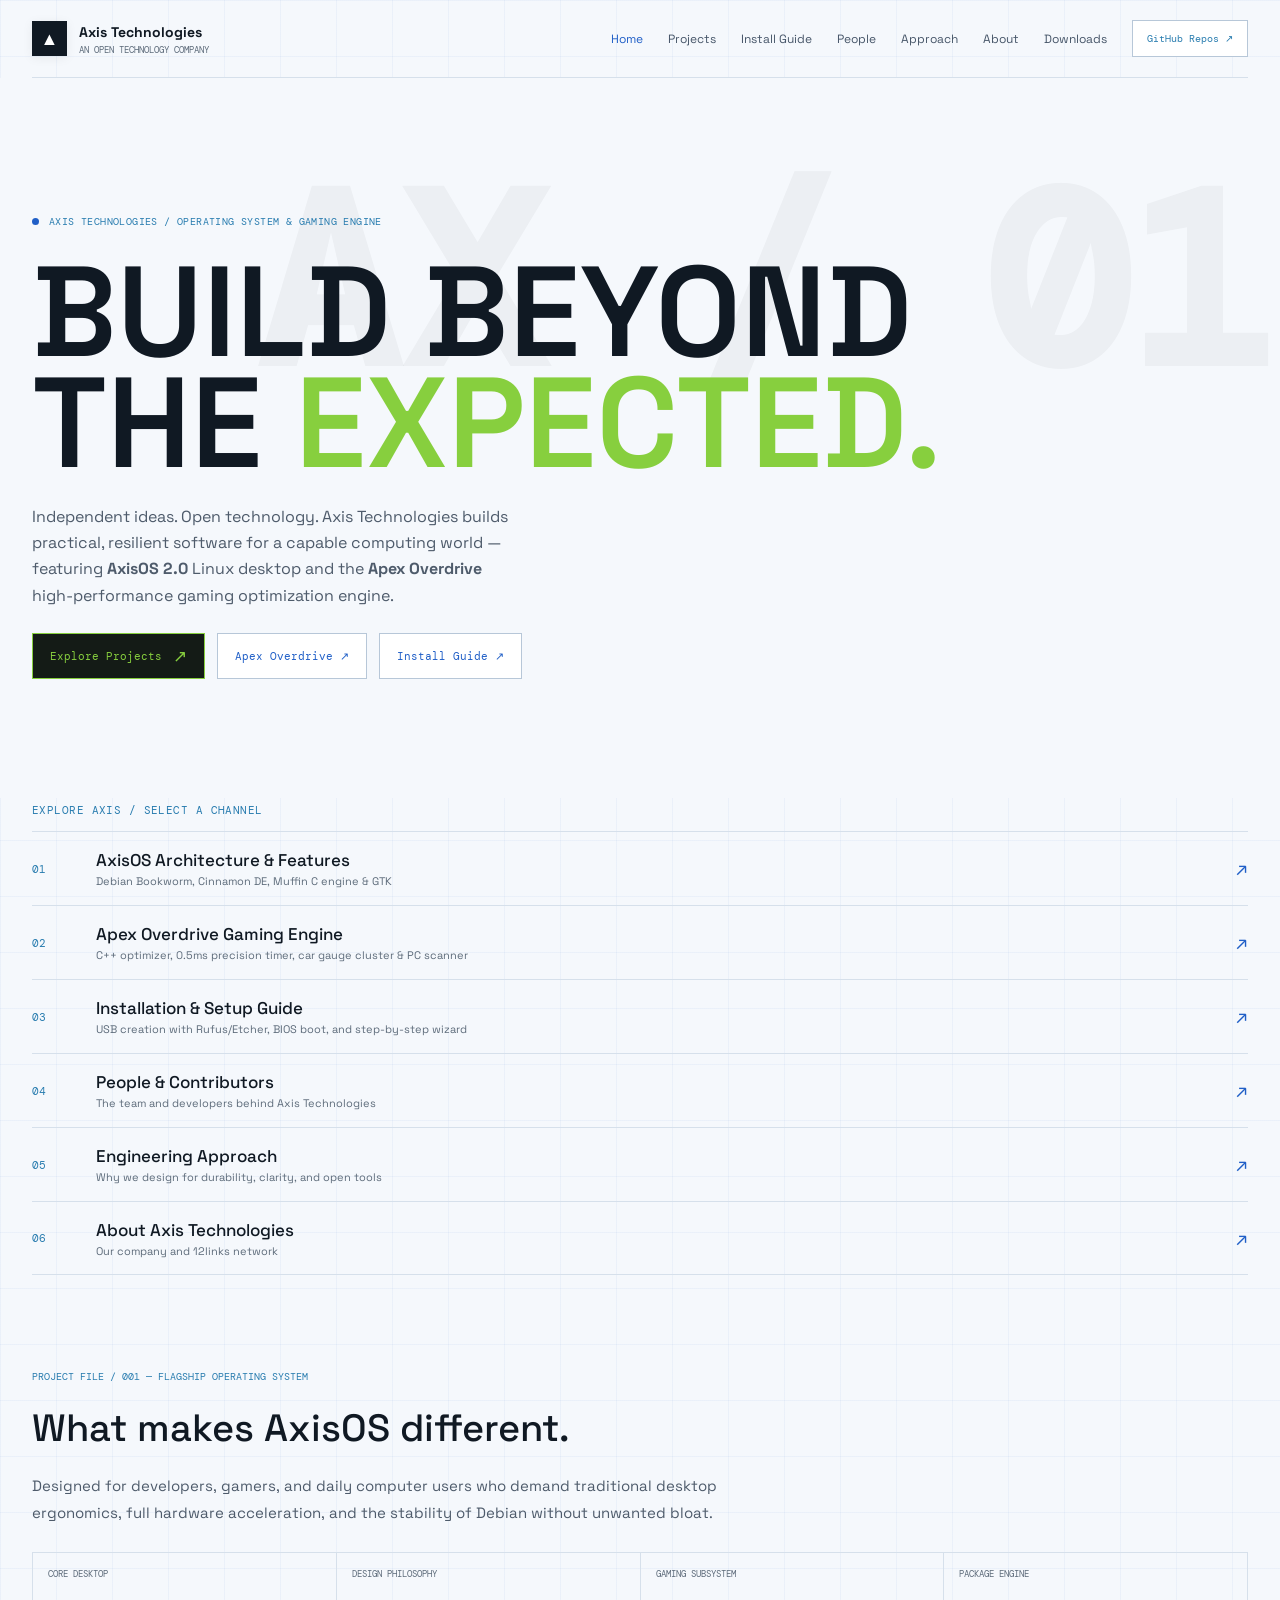
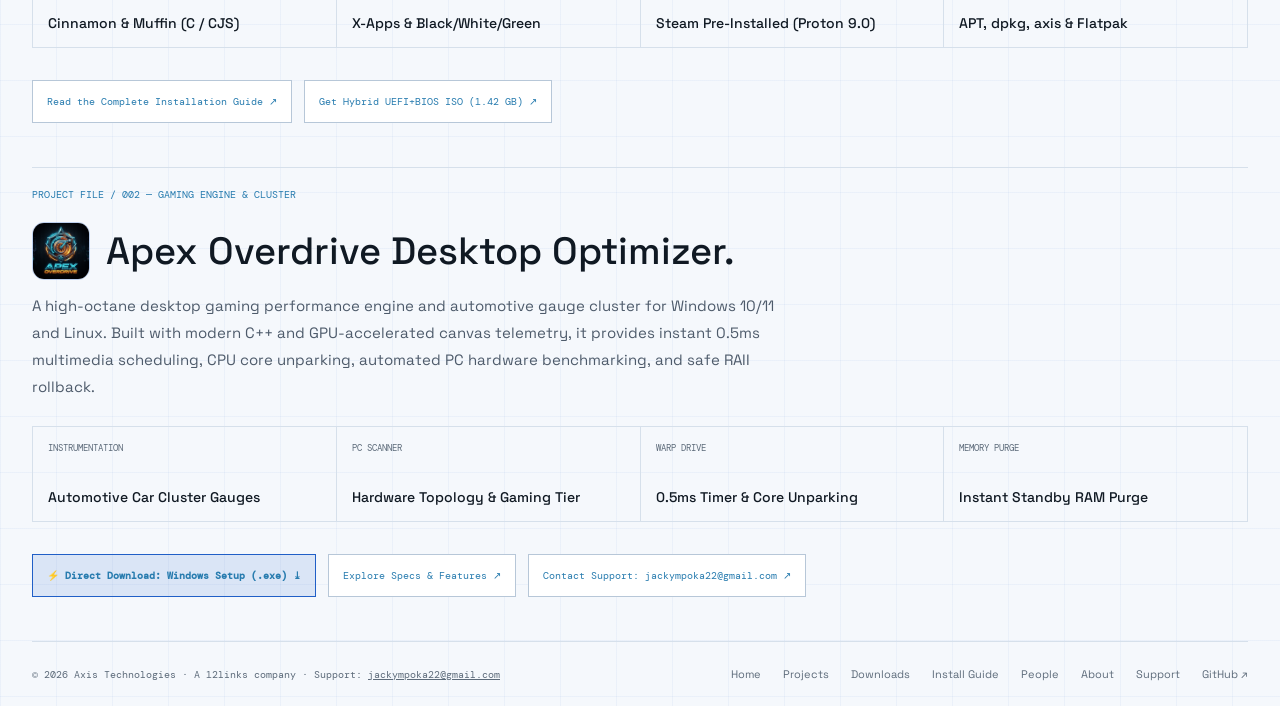
<file: index.html>
<!doctype html>
<html lang="en">
  <head>
    <meta charset="utf-8" />
    <meta name="viewport" content="width=device-width, initial-scale=1" />
    <meta name="theme-color" content="#f5f8fc" />
    <meta name="description" content="Axis Technologies builds open technology. Discover AxisOS, our Debian-based Linux operating system." />
    <title>Axis Technologies — Systems for what comes next</title>
    <link rel="preconnect" href="https://fonts.googleapis.com" />
    <link rel="preconnect" href="https://fonts.gstatic.com" crossorigin />
    <link href="https://fonts.googleapis.com/css2?family=DM+Mono:wght@400;500&family=Space+Grotesk:wght@400;500;600;700&display=swap" rel="stylesheet" />
    <style>
      :root {
        color-scheme: light;
        --paper: #f5f8fc;
        --ink: #101923;
        --muted: #5d6b7a;
        --line: #d6e0eb;
        --blue: #205fc7;
        --orange: #438fc5;
        --mono: "DM Mono", monospace;
        --sans: "Space Grotesk", sans-serif;
      }

      * { box-sizing: border-box; }
      html { scroll-behavior: smooth; }
      body {
        margin: 0;
        background: var(--paper);
        color: var(--ink);
        font-family: var(--sans);
        -webkit-font-smoothing: antialiased;
      }
      a { color: inherit; }
      .wrap { width: min(1240px, calc(100% - 64px)); margin-inline: auto; }
      .mono { font-family: var(--mono); font-size: 11px; letter-spacing: .02em; }

      .header {
        height: 78px;
        display: flex;
        align-items: center;
        justify-content: space-between;
        border-bottom: 1px solid var(--line);
      }
      .brand { display: inline-flex; align-items: center; gap: 12px; text-decoration: none; }
      .brand-mark {
        width: 34px;
        aspect-ratio: 1;
        display: grid;
        place-items: center;
        background: var(--ink);
        color: var(--blue);
        font-size: 19px;
        font-weight: 700;
        line-height: 1;
      }
      .brand-name { font-size: 14px; font-weight: 700; }
      .brand-sub { display: block; margin-top: 2px; color: var(--muted); font: 9px var(--mono); }
      .nav { display: flex; align-items: center; gap: 34px; }
      .nav a { font-size: 13px; text-decoration: none; }
      .nav a:hover { text-decoration: underline; text-underline-offset: 5px; }
      .nav .nav-cta {
        padding: 11px 15px;
        background: var(--ink);
        color: white;
        text-decoration: none;
        transition: background .2s ease, color .2s ease;
      }
      .nav .nav-cta:hover { background: var(--blue); color: #ffffff; }
      .menu-toggle { display: none; }

      .hero { padding: 61px 0 56px; }
      .eyebrow { display: flex; align-items: center; gap: 10px; color: var(--muted); }
      .eyebrow::before { content: ""; width: 7px; height: 7px; background: var(--orange); border-radius: 50%; }
      .hero h1 {
        position: relative;
        z-index: 1;
        max-width: 900px;
        margin: 27px 0 24px;
        font-size: clamp(54px, 8.2vw, 112px);
        line-height: .94;
        letter-spacing: 0;
        font-weight: 600;
      }
      .hero h1 span { color: #727c31; }
      .hero-intro { max-width: 470px; margin: 0; color: #4f5953; font-size: 17px; line-height: 1.6; }
      .hero-actions { display: flex; flex-wrap: wrap; gap: 12px; margin-top: 26px; }
      .button {
        min-height: 46px;
        display: inline-flex;
        align-items: center;
        justify-content: center;
        gap: 11px;
        padding: 0 17px;
        border: 1px solid var(--ink);
        background: var(--ink);
        color: white;
        font-size: 13px;
        text-decoration: none;
        transition: transform .2s ease, background .2s ease, color .2s ease;
      }
      .button:hover { transform: translateY(-2px); background: var(--blue); color: #ffffff; }
      .button.secondary { background: transparent; color: var(--ink); }
      .button.secondary:hover { background: var(--ink); color: white; }
      .button .arrow { font-size: 17px; line-height: 1; }

      .desktop-stage {
        position: relative;
        min-height: 398px;
        overflow: hidden;
        display: flex;
        align-items: flex-end;
        justify-content: flex-end;
        margin-top: 48px;
        padding: 27px 7% 0;
        background: #182320;
        color: white;
      }
      .stage-grid {
        position: absolute;
        inset: 0;
        opacity: .13;
        background-image: linear-gradient(#b2c2ae 1px, transparent 1px), linear-gradient(90deg, #b2c2ae 1px, transparent 1px);
        background-size: 42px 42px;
        mask-image: linear-gradient(90deg, transparent, black 55%);
      }
      .stage-note { position: absolute; top: 31px; left: 34px; z-index: 1; }
      .stage-note .mono { color: #c1ca9d; }
      .stage-note p { max-width: 220px; margin: 15px 0 0; font-size: 15px; line-height: 1.45; }
      .stage-index { position: absolute; left: 34px; bottom: 27px; color: #a0aaa2; }
      .desktop {
        position: relative;
        width: min(720px, 76%);
        height: 315px;
        flex: none;
        overflow: hidden;
        border: 1px solid #9ba8a0;
        border-bottom: 0;
        background: linear-gradient(135deg, #7494a1, #d1a785 53%, #d8d178);
        box-shadow: 0 16px 50px #0007;
        animation: rise-in .8s .12s both cubic-bezier(.2,.7,.2,1);
      }
      .desktop-wallpaper {
        position: absolute;
        width: 78%;
        height: 145%;
        right: -10%;
        top: -32%;
        transform: rotate(32deg);
        background: linear-gradient(90deg, #d9edc4, #f1c2a2 44%, #687f88);
        border-radius: 50%;
        filter: blur(1px);
      }
      .desktop-bar {
        position: absolute;
        z-index: 2;
        top: 0;
        inset-inline: 0;
        height: 26px;
        display: flex;
        justify-content: space-between;
        align-items: center;
        padding: 0 11px;
        color: #fff;
        background: #151d22b8;
        font: 9px var(--mono);
      }
      .desktop-logo { font-family: var(--sans); font-weight: 700; }
      .dock {
        position: absolute;
        z-index: 2;
        bottom: 10px;
        left: 50%;
        display: flex;
        gap: 6px;
        padding: 6px;
        transform: translateX(-50%);
        background: #162021a8;
        border: 1px solid #ffffff59;
        backdrop-filter: blur(12px);
      }
      .dock span { width: 28px; aspect-ratio: 1; display: grid; place-items: center; background: #f0f0e9; color: #27302c; font-size: 12px; }
      .dock span:nth-child(2) { background: #d8f06b; }
      .dock span:nth-child(3) { background: #e4a274; }
      .dock span:nth-child(4) { background: #c8dce8; }
      .os-window {
        position: absolute;
        z-index: 1;
        top: 78px;
        left: 13%;
        width: 47%;
        min-width: 210px;
        height: 156px;
        overflow: hidden;
        background: #f4f4efed;
        color: var(--ink);
        box-shadow: 0 9px 25px #161b1c59;
        animation: float-in .7s .5s both ease-out;
      }
      .window-bar { height: 24px; display: flex; align-items: center; gap: 4px; padding: 0 9px; background: #e6e7df; }
      .window-bar i { width: 6px; aspect-ratio: 1; border-radius: 50%; background: #b2b6aa; }
      .window-bar i:first-child { background: var(--orange); }
      .window-title { margin-left: 6px; font: 8px var(--mono); }
      .window-content { display: grid; grid-template-columns: 55px 1fr; height: calc(100% - 24px); }
      .window-side { padding: 12px 7px; background: #eceee8; }
      .window-side b { display: block; height: 4px; margin: 0 0 9px; background: #c8cdc0; }
      .window-files { padding: 15px 13px; }
      .window-files p { margin: 0 0 12px; font-size: 10px; font-weight: 700; }
      .file-row { display: flex; align-items: center; gap: 7px; margin-top: 7px; font: 8px var(--mono); color: #58615a; }
      .file-icon { width: 15px; height: 13px; background: #d5e495; }
      .file-row:nth-child(3) .file-icon { background: #efba9b; }
      .file-row:nth-child(4) .file-icon { background: #a9c5d3; }

      .section { padding: 99px 0; border-bottom: 1px solid var(--line); }
      .section-kicker { margin: 0 0 25px; color: var(--muted); }
      .section-heading { max-width: 740px; margin: 0; font-size: clamp(36px, 5vw, 60px); line-height: 1.02; font-weight: 500; }
      .project-row {
        display: grid;
        grid-template-columns: 1fr 1fr;
        gap: 56px;
        align-items: center;
        padding: 39px 0 36px;
        border-top: 1px solid var(--line);
        margin-top: 37px;
      }
      .project-label { display: flex; align-items: center; gap: 12px; color: var(--muted); }
      .project-label span { padding: 5px 8px; background: #e4e9c2; color: #414d1e; }
      .project-title { margin: 16px 0 13px; font-size: clamp(35px, 5vw, 56px); line-height: 1; font-weight: 600; }
      .project-copy { max-width: 480px; margin: 0; color: #555f59; font-size: 16px; line-height: 1.7; }
      .project-links { display: flex; flex-wrap: wrap; gap: 21px; margin-top: 22px; }
      .text-link { display: inline-flex; gap: 8px; align-items: center; font-size: 13px; text-decoration-thickness: 1px; text-underline-offset: 5px; }
      .text-link:hover { color: #586523; }
      .specimen {
        min-height: 220px;
        display: flex;
        flex-direction: column;
        justify-content: space-between;
        padding: 23px;
        background: var(--blue);
      }
      .specimen-top, .specimen-bottom { display: flex; justify-content: space-between; align-items: center; }
      .specimen-glyph { display: grid; width: 68px; aspect-ratio: 1; place-items: center; background: var(--ink); color: var(--blue); font-size: 39px; font-weight: 600; }
      .specimen-name { font-size: 24px; font-weight: 600; }
      .specimen-bottom { margin-top: 28px; padding-top: 12px; border-top: 1px solid #28321b51; color: #364020; }

      .principles { display: grid; grid-template-columns: repeat(3, 1fr); margin-top: 49px; border-top: 1px solid var(--line); }
      .principle { min-height: 190px; padding: 23px 24px 0 0; border-right: 1px solid var(--line); }
      .principle + .principle { padding-left: 24px; }
      .principle:last-child { border-right: 0; }
      .principle-num { color: #8b9388; }
      .principle h3 { margin: 31px 0 9px; font-size: 20px; font-weight: 600; }
      .principle p { max-width: 270px; margin: 0; color: var(--muted); font-size: 14px; line-height: 1.6; }

      .people-intro { max-width: 520px; margin: 18px 0 35px; color: var(--muted); font-size: 15px; line-height: 1.65; }
      .person-row { display: flex; align-items: center; gap: 20px; padding: 23px 0; border-top: 1px solid var(--line); border-bottom: 1px solid var(--line); }
      .person-avatar { width: 76px; height: 76px; flex: none; object-fit: cover; border-radius: 50%; background: #dfe3d3; }
      .person-details { flex: 1; }
      .person-name { margin: 0; font-size: 22px; font-weight: 600; }
      .person-handle { display: inline-block; margin-top: 4px; color: var(--muted); font: 12px var(--mono); text-decoration: none; }
      .person-handle:hover { color: var(--ink); text-decoration: underline; }
      .person-role { margin: 7px 0 0; color: var(--muted); font-size: 13px; }
      .people-note { margin: 15px 0 0; color: var(--muted); font-size: 12px; line-height: 1.6; }
      .people-note a { text-underline-offset: 3px; }

      .about-band { padding: 82px 0; background: var(--ink); color: var(--paper); }
      .about-inner { display: grid; grid-template-columns: .8fr 1.2fr; gap: 60px; align-items: start; }
      .about-inner .section-kicker { color: #b6c284; }
      .about-inner h2 { margin: 0; font-size: clamp(38px, 5vw, 62px); line-height: 1; font-weight: 500; }
      .about-copy { max-width: 530px; margin: 9px 0 0; color: #c1c8c0; font-size: 17px; line-height: 1.7; }
      .parent-link { display: inline-flex; align-items: center; gap: 9px; margin-top: 22px; color: var(--blue); font-size: 13px; text-decoration-thickness: 1px; text-underline-offset: 5px; }

      .footer { padding: 28px 0; }
      .footer-inner { display: flex; align-items: center; justify-content: space-between; gap: 20px; }
      .footer p { margin: 0; color: var(--muted); font-size: 12px; }
      .footer-links { display: flex; gap: 21px; }
      .footer-links a { color: var(--muted); font-size: 12px; text-decoration: none; }
      .footer-links a:hover { color: var(--ink); }

      .reveal { opacity: 0; transform: translateY(18px); transition: opacity .65s ease, transform .65s ease; }
      .reveal.visible { opacity: 1; transform: translateY(0); }
      @keyframes rise-in { from { opacity: 0; transform: translateY(25px); } to { opacity: 1; transform: translateY(0); } }
      @keyframes float-in { from { opacity: 0; transform: translateY(12px) rotate(-1deg); } to { opacity: 1; transform: translateY(0) rotate(0); } }

      @media (prefers-reduced-motion: reduce) {
        *, *::before, *::after { scroll-behavior: auto !important; animation-duration: .01ms !important; transition-duration: .01ms !important; }
        .reveal { opacity: 1; transform: none; }
      }
      @media (max-width: 700px) {
        .wrap { width: min(100% - 38px, 540px); }
        .header { height: 68px; }
        .menu-toggle {
          width: 42px;
          height: 42px;
          display: grid;
          place-items: center;
          border: 1px solid var(--line);
          background: transparent;
          color: var(--ink);
          font: 19px var(--sans);
          cursor: pointer;
        }
        .nav {
          position: absolute;
          z-index: 5;
          top: 67px;
          left: 0;
          right: 0;
          display: none;
          align-items: stretch;
          gap: 0;
          padding: 10px 19px 18px;
          background: var(--paper);
          border-bottom: 1px solid var(--line);
        }
        .nav.open { display: flex; flex-direction: column; }
        .nav a { padding: 14px 0; border-bottom: 1px solid var(--line); }
        .nav .nav-cta { margin-top: 11px; padding: 13px 14px; text-align: center; border: 0; }
        .hero { padding: 47px 0 42px; }
        .hero h1 { margin: 25px 0 19px; font-size: clamp(49px, 15vw, 76px); }
        .hero-intro { font-size: 15px; }
        .desktop-stage { min-height: 330px; margin-top: 38px; padding: 0 0 0 19px; }
        .stage-note { top: 20px; left: 20px; }
        .stage-note p { max-width: 190px; font-size: 13px; }
        .stage-index { left: 20px; bottom: 18px; }
        .desktop { width: 82%; height: 218px; }
        .os-window { top: 61px; left: 7%; width: 63%; min-width: 0; height: 125px; }
        .window-content { grid-template-columns: 39px 1fr; }
        .window-files { padding: 11px 8px; }
        .dock { bottom: 7px; gap: 4px; padding: 5px; }
        .dock span { width: 23px; }
        .section { padding: 69px 0; }
        .project-row { grid-template-columns: 1fr; gap: 27px; padding-top: 28px; }
        .specimen { min-height: 190px; }
        .principles { grid-template-columns: 1fr; margin-top: 33px; }
        .principle, .principle + .principle { min-height: auto; padding: 20px 0 22px; border-right: 0; border-bottom: 1px solid var(--line); }
        .principle h3 { margin: 17px 0 7px; }
        .principle p { max-width: 390px; }
        .about-band { padding: 63px 0; }
        .about-inner { grid-template-columns: 1fr; gap: 22px; }
        .about-copy { margin-top: 0; font-size: 15px; }
        .footer-inner { align-items: flex-start; flex-direction: column; }
        .footer-links { flex-wrap: wrap; gap: 15px; }
      }
    </style>
    <link rel="stylesheet" href="site.css" />
  </head>
  <body class="home-page">
    <header class="wrap header site-header">
      <a class="brand" href="index.html" aria-label="Axis Technologies home">
        <span class="brand-mark" aria-hidden="true">▲</span>
        <span><span class="brand-name">Axis Technologies</span><span class="brand-sub">AN OPEN TECHNOLOGY COMPANY</span></span>
      </a>
      <button class="menu-toggle" type="button" aria-label="Open navigation" aria-expanded="false">+</button>
      <nav class="nav site-nav" aria-label="Main navigation">
        <a href="index.html" aria-current="page">Home</a>
        <a href="projects.html">Projects</a>
        <a href="install.html">Install Guide</a>
        <a href="people.html">People</a>
        <a href="approach.html">Approach</a>
        <a href="about.html">About</a>
        <a href="downloads/index.html">Downloads</a>
        <a class="nav-cta" href="https://github.com/jackyphuti" target="_blank" rel="noreferrer">GitHub Repos ↗</a>
      </nav>
    </header>

    <main id="top" class="home-main">
      <section class="home-hero" aria-labelledby="hero-title">
        <video class="home-hero-video" autoplay muted loop playsinline preload="auto" aria-hidden="true">
          <source src="Axisvid.mp4" type="video/mp4" />
        </video>
        <div class="wrap home-hero-content">
          <p class="eyebrow mono">AXIS TECHNOLOGIES / OPERATING SYSTEM &amp; GAMING ENGINE</p>
          <h1 id="hero-title">Build beyond<br />the <span style="color: #87cf3e;">expected.</span></h1>
          <p class="hero-intro">
            Independent ideas. Open technology. Axis Technologies builds practical, resilient software for a capable computing world — featuring <strong>AxisOS 2.0</strong> Linux desktop and the <strong>Apex Overdrive</strong> high-performance gaming optimization engine.
          </p>
          <div class="hero-actions">
            <a class="button" href="projects.html" style="background: #141b16; border-color: #87cf3e; color: #87cf3e;">Explore Projects <span class="arrow" aria-hidden="true">↗</span></a>
            <a class="button secondary" href="projects.html#apex-overdrive">Apex Overdrive ↗</a>
            <a class="button secondary" href="install.html">Install Guide ↗</a>
          </div>
        </div>
      </section>

      <!-- Key Channels -->
      <section class="wrap route-index" aria-label="Explore Axis Technologies">
        <p class="mono route-kicker">EXPLORE AXIS / SELECT A CHANNEL</p>
        <a class="route-link" href="projects.html#axisos"><span class="mono">01</span><span><strong>AxisOS Architecture &amp; Features</strong><small>Debian Bookworm, Cinnamon DE, Muffin C engine &amp; GTK</small></span><span class="route-arrow" aria-hidden="true">↗</span></a>
        <a class="route-link" href="projects.html#apex-overdrive"><span class="mono">02</span><span><strong>Apex Overdrive Gaming Engine</strong><small>C++ optimizer, 0.5ms precision timer, car gauge cluster &amp; PC scanner</small></span><span class="route-arrow" aria-hidden="true">↗</span></a>
        <a class="route-link" href="install.html"><span class="mono">03</span><span><strong>Installation &amp; Setup Guide</strong><small>USB creation with Rufus/Etcher, BIOS boot, and step-by-step wizard</small></span><span class="route-arrow" aria-hidden="true">↗</span></a>
        <a class="route-link" href="people.html"><span class="mono">04</span><span><strong>People &amp; Contributors</strong><small>The team and developers behind Axis Technologies</small></span><span class="route-arrow" aria-hidden="true">↗</span></a>
        <a class="route-link" href="approach.html"><span class="mono">05</span><span><strong>Engineering Approach</strong><small>Why we design for durability, clarity, and open tools</small></span><span class="route-arrow" aria-hidden="true">↗</span></a>
        <a class="route-link" href="about.html"><span class="mono">06</span><span><strong>About Axis Technologies</strong><small>Our company and 12links network</small></span><span class="route-arrow" aria-hidden="true">↗</span></a>
      </section>

      <!-- AxisOS Snapshot Highlight Section -->
      <section class="wrap content-section" style="padding-top: 20px;">
        <p class="section-label">PROJECT FILE / 001 — FLAGSHIP OPERATING SYSTEM</p>
        <h2 class="preview-heading">What makes AxisOS different.</h2>
        <p class="section-copy">
          Designed for developers, gamers, and daily computer users who demand traditional desktop ergonomics, full hardware acceleration, and the stability of Debian without unwanted bloat.
        </p>

        <div class="data-grid" style="margin-top: 26px;">
          <div class="data-cell">
            <span>CORE DESKTOP</span>
            <strong>Cinnamon &amp; Muffin (C / CJS)</strong>
          </div>
          <div class="data-cell">
            <span>DESIGN PHILOSOPHY</span>
            <strong>X-Apps &amp; Black/White/Green</strong>
          </div>
          <div class="data-cell">
            <span>GAMING SUBSYSTEM</span>
            <strong>Steam Pre-Installed (Proton 9.0)</strong>
          </div>
          <div class="data-cell">
            <span>PACKAGE ENGINE</span>
            <strong>APT, dpkg, axis &amp; Flatpak</strong>
          </div>
        </div>

        <div class="action-row" style="margin-top: 32px;">
          <a class="action-link" href="install.html">Read the Complete Installation Guide ↗</a>
          <a class="action-link" href="https://github.com/jackyphuti/AxisOS/releases/tag/v2.0.0-beta" target="_blank" rel="noreferrer">Get Hybrid UEFI+BIOS ISO (1.42 GB) ↗</a>
        </div>
      </section>

      <!-- Apex Overdrive Snapshot Highlight Section -->
      <section class="wrap content-section" style="padding-top: 20px; border-bottom: 0;">
        <p class="section-label">PROJECT FILE / 002 — GAMING ENGINE &amp; CLUSTER</p>
        <div style="display: flex; align-items: center; gap: 16px; margin-bottom: 12px; flex-wrap: wrap;">
          <img src="apex-overdrive-logo.png" alt="Apex Overdrive Logo" style="width: 58px; height: 58px; border-radius: 12px; object-fit: cover; border: 1px solid #205fc744;" />
          <h2 class="preview-heading" style="margin: 0;">Apex Overdrive Desktop Optimizer.</h2>
        </div>
        <p class="section-copy">
          A high-octane desktop gaming performance engine and automotive gauge cluster for Windows 10/11 and Linux. Built with modern C++ and GPU-accelerated canvas telemetry, it provides instant 0.5ms multimedia scheduling, CPU core unparking, automated PC hardware benchmarking, and safe RAII rollback.
        </p>

        <div class="data-grid" style="margin-top: 26px;">
          <div class="data-cell">
            <span>INSTRUMENTATION</span>
            <strong>Automotive Car Cluster Gauges</strong>
          </div>
          <div class="data-cell">
            <span>PC SCANNER</span>
            <strong>Hardware Topology &amp; Gaming Tier</strong>
          </div>
          <div class="data-cell">
            <span>WARP DRIVE</span>
            <strong>0.5ms Timer &amp; Core Unparking</strong>
          </div>
          <div class="data-cell">
            <span>MEMORY PURGE</span>
            <strong>Instant Standby RAM Purge</strong>
          </div>
        </div>

        <div class="action-row" style="margin-top: 32px;">
          <a class="action-link" href="/downloads/Apex-Overdrive-Setup.exe" download="Apex-Overdrive-Setup.exe" style="border-color: #205fc7; background: #205fc720; font-weight: 600;">⚡ Direct Download: Windows Setup (.exe) ⤓</a>
          <a class="action-link" href="projects.html#apex-overdrive">Explore Specs &amp; Features ↗</a>
          <a class="action-link" href="mailto:jackympoka22@gmail.com">Contact Support: jackympoka22@gmail.com ↗</a>
        </div>
      </section>
    </main>

    <footer class="wrap site-footer">
      <div class="footer-inner">
        <p>© <span id="year"></span> Axis Technologies · A 12links company · Support: <a href="mailto:jackympoka22@gmail.com" style="color: inherit; text-decoration: underline;">jackympoka22@gmail.com</a></p>
        <div class="footer-links">
          <a href="index.html">Home</a>
          <a href="projects.html">Projects</a>
          <a href="downloads/index.html">Downloads</a>
          <a href="install.html">Install Guide</a>
          <a href="people.html">People</a>
          <a href="about.html">About</a>
          <a href="mailto:jackympoka22@gmail.com">Support</a>
          <a href="https://github.com/jackyphuti" target="_blank" rel="noreferrer">GitHub ↗</a>
        </div>
      </div>
    </footer>

    <script src="site.js" defer></script>
  </body>
</html>
</file>
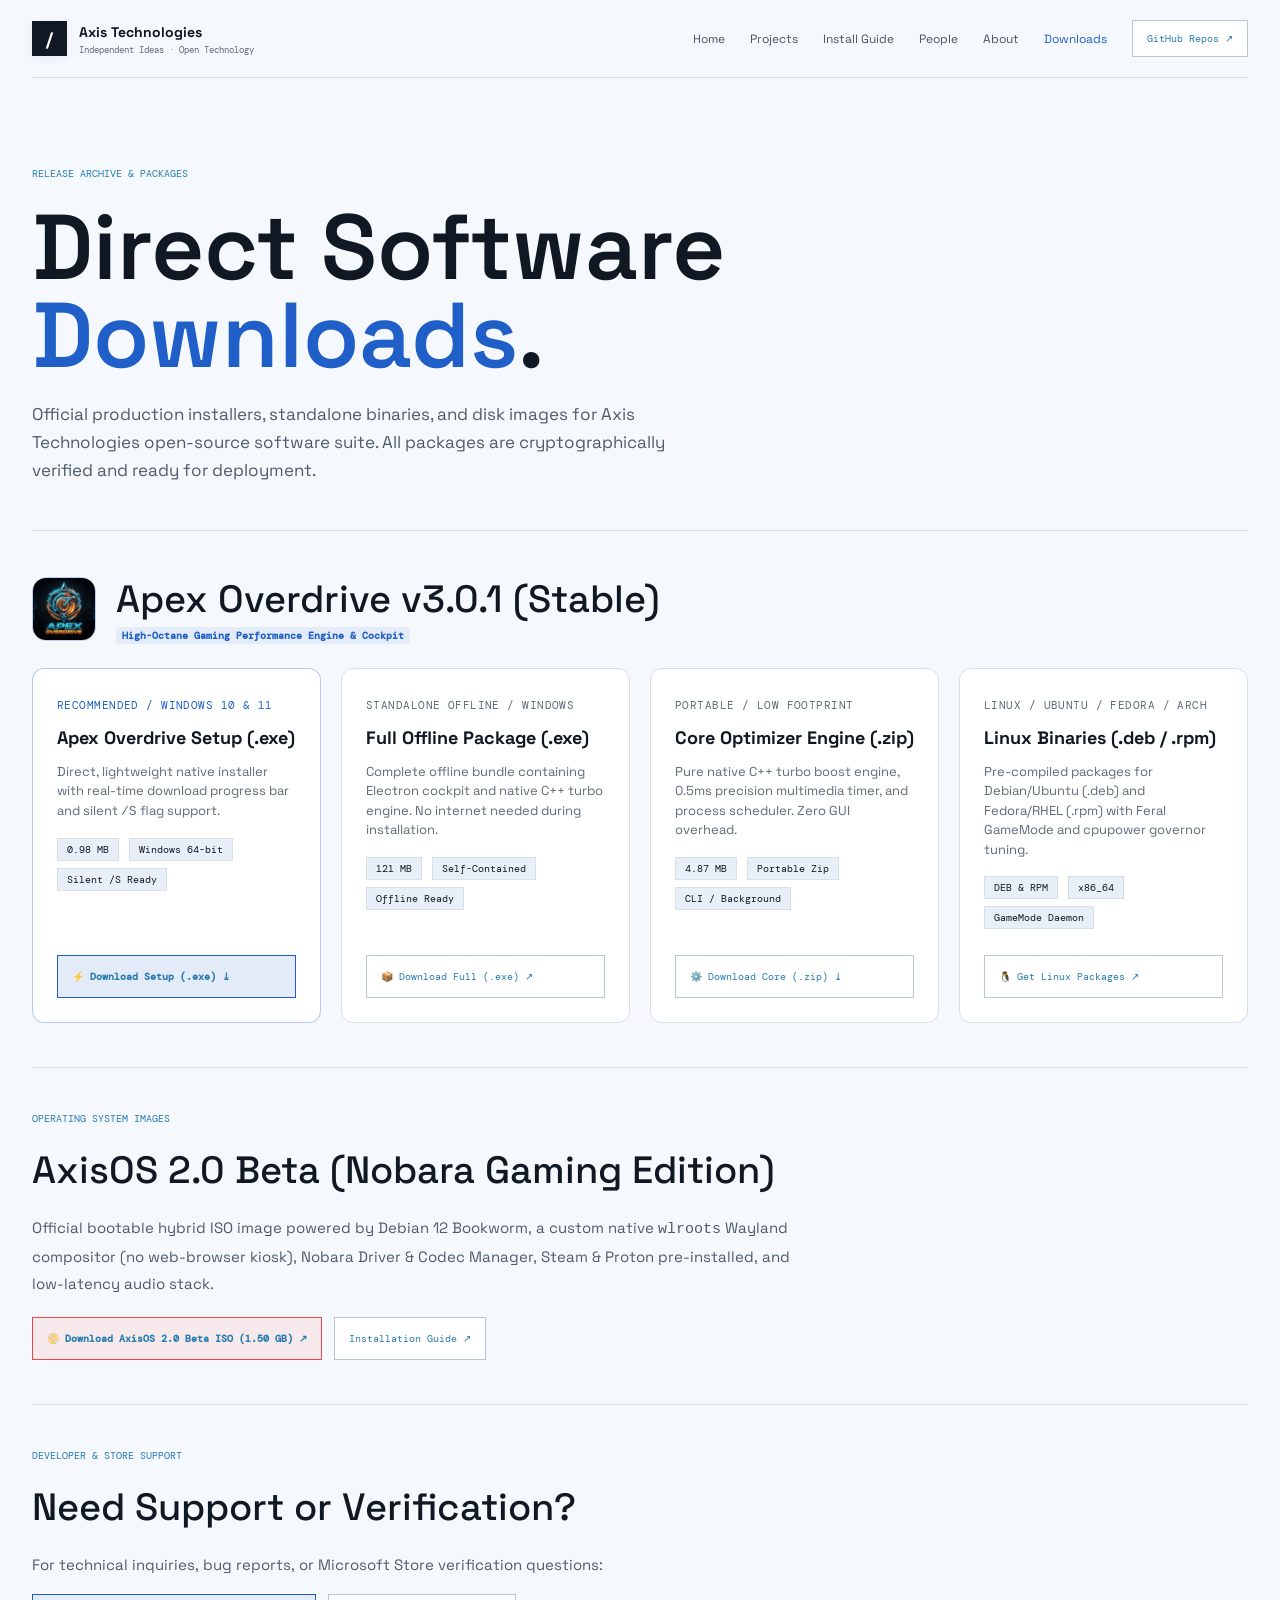
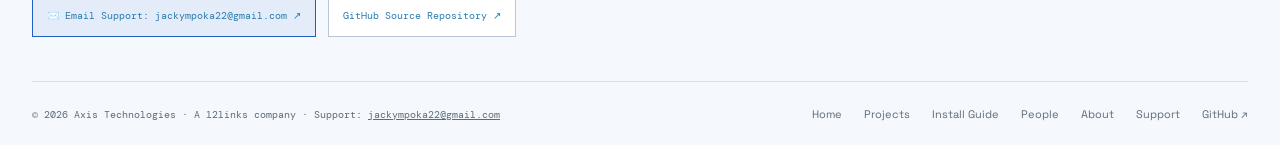
<file: downloads/index.html>
<!DOCTYPE html>
<html lang="en">
  <head>
    <meta charset="utf-8" />
    <meta name="viewport" content="width=device-width, initial-scale=1" />
    <title>Downloads · Axis Technologies · Apex Overdrive &amp; AxisOS</title>
    <meta name="description" content="Direct downloads portal for Apex Overdrive gaming optimization engine and AxisOS Linux desktop distribution." />
    <link rel="preconnect" href="https://fonts.googleapis.com" />
    <link rel="preconnect" href="https://fonts.gstatic.com" crossorigin />
    <link href="https://fonts.googleapis.com/css2?family=DM+Mono:wght@400;500&family=Space+Grotesk:wght@400;500;600;700&display=swap" rel="stylesheet" />
    <link rel="stylesheet" href="../site.css" />
  </head>
  <body>
    <header class="wrap site-header">
      <a class="brand" href="../index.html">
        <span class="brand-mark" aria-hidden="true">/</span>
        <div>
          <span class="brand-name">Axis Technologies</span>
          <span class="brand-sub">Independent Ideas · Open Technology</span>
        </div>
      </a>
      <nav class="nav site-nav" aria-label="Main navigation">
        <a href="../index.html">Home</a>
        <a href="../projects.html">Projects</a>
        <a href="../install.html">Install Guide</a>
        <a href="../people.html">People</a>
        <a href="../about.html">About</a>
        <a href="index.html" aria-current="page">Downloads</a>
        <a class="nav-cta" href="https://github.com/jackyphuti" target="_blank" rel="noreferrer">GitHub Repos ↗</a>
      </nav>
    </header>

    <main class="wrap main-content">
      <section class="page-hero">
        <p class="page-kicker">RELEASE ARCHIVE &amp; PACKAGES</p>
        <h1 class="page-title">Direct Software <span class="accent" style="color: var(--blue);">Downloads</span>.</h1>
        <p class="page-summary">
          Official production installers, standalone binaries, and disk images for Axis Technologies open-source software suite. All packages are cryptographically verified and ready for deployment.
        </p>
      </section>

      <!-- Apex Overdrive Section -->
      <section class="content-section">
        <div style="display: flex; align-items: center; gap: 20px; flex-wrap: wrap; margin-bottom: 24px;">
          <img src="../apex-overdrive-logo.png" alt="Apex Overdrive Logo" style="width: 64px; height: 64px; border-radius: 14px; object-fit: cover; border: 1px solid #205fc744;" />
          <div>
            <h2 class="preview-heading" style="margin: 0;">Apex Overdrive v3.0.1 (Stable)</h2>
            <span class="spec-badge" style="background: #205fc715; color: #205fc7; font-weight: 600;">High-Octane Gaming Performance Engine &amp; Cockpit</span>
          </div>
        </div>

        <div class="os-preview-grid" style="grid-template-columns: repeat(auto-fit, minmax(280px, 1fr)); gap: 20px;">
          <!-- Card 1: Windows Web Setup -->
          <div style="background: var(--panel); border: 1px solid #205fc755; border-radius: 12px; padding: 24px; display: flex; flex-direction: column; justify-content: space-between;">
            <div>
              <span class="mono" style="color: var(--blue);">RECOMMENDED / WINDOWS 10 &amp; 11</span>
              <h3 style="margin: 12px 0 8px; font-size: 18px;">Apex Overdrive Setup (.exe)</h3>
              <p style="color: var(--muted); font-size: 13px; line-height: 1.5; margin-bottom: 16px;">
                Direct, lightweight native installer with real-time download progress bar and silent <code>/S</code> flag support.
              </p>
              <div style="margin-bottom: 20px;">
                <span class="tech-pill">0.98 MB</span>
                <span class="tech-pill">Windows 64-bit</span>
                <span class="tech-pill">Silent /S Ready</span>
              </div>
            </div>
            <a class="action-link" href="Apex-Overdrive-Setup.exe" download="Apex-Overdrive-Setup.exe" style="border-color: #205fc7; background: #205fc720; font-weight: 600; text-align: center;">⚡ Download Setup (.exe) ⤓</a>
          </div>

          <!-- Card 2: Offline Full Installer -->
          <div style="background: var(--panel); border: 1px solid var(--line); border-radius: 12px; padding: 24px; display: flex; flex-direction: column; justify-content: space-between;">
            <div>
              <span class="mono" style="color: var(--muted);">STANDALONE OFFLINE / WINDOWS</span>
              <h3 style="margin: 12px 0 8px; font-size: 18px;">Full Offline Package (.exe)</h3>
              <p style="color: var(--muted); font-size: 13px; line-height: 1.5; margin-bottom: 16px;">
                Complete offline bundle containing Electron cockpit and native C++ turbo engine. No internet needed during installation.
              </p>
              <div style="margin-bottom: 20px;">
                <span class="tech-pill">121 MB</span>
                <span class="tech-pill">Self-Contained</span>
                <span class="tech-pill">Offline Ready</span>
              </div>
            </div>
            <a class="action-link" href="https://github.com/jackyphuti/Game-Optimizer/releases/download/v3.0.1/Apex.Overdrive.Setup.3.0.1.exe" target="_blank" rel="noreferrer" style="text-align: center;">📦 Download Full (.exe) ↗</a>
          </div>

          <!-- Card 3: Core Optimizer CLI Zip -->
          <div style="background: var(--panel); border: 1px solid var(--line); border-radius: 12px; padding: 24px; display: flex; flex-direction: column; justify-content: space-between;">
            <div>
              <span class="mono" style="color: var(--muted);">PORTABLE / LOW FOOTPRINT</span>
              <h3 style="margin: 12px 0 8px; font-size: 18px;">Core Optimizer Engine (.zip)</h3>
              <p style="color: var(--muted); font-size: 13px; line-height: 1.5; margin-bottom: 16px;">
                Pure native C++ turbo boost engine, 0.5ms precision multimedia timer, and process scheduler. Zero GUI overhead.
              </p>
              <div style="margin-bottom: 20px;">
                <span class="tech-pill">4.87 MB</span>
                <span class="tech-pill">Portable Zip</span>
                <span class="tech-pill">CLI / Background</span>
              </div>
            </div>
            <a class="action-link" href="Apex-Overdrive-Core.zip" download="Apex-Overdrive-Core.zip" style="text-align: center;">⚙️ Download Core (.zip) ⤓</a>
          </div>

          <!-- Card 4: Linux Packages -->
          <div style="background: var(--panel); border: 1px solid var(--line); border-radius: 12px; padding: 24px; display: flex; flex-direction: column; justify-content: space-between;">
            <div>
              <span class="mono" style="color: var(--muted);">LINUX / UBUNTU / FEDORA / ARCH</span>
              <h3 style="margin: 12px 0 8px; font-size: 18px;">Linux Binaries (.deb / .rpm)</h3>
              <p style="color: var(--muted); font-size: 13px; line-height: 1.5; margin-bottom: 16px;">
                Pre-compiled packages for Debian/Ubuntu (.deb) and Fedora/RHEL (.rpm) with Feral GameMode and cpupower governor tuning.
              </p>
              <div style="margin-bottom: 20px;">
                <span class="tech-pill">DEB &amp; RPM</span>
                <span class="tech-pill">x86_64</span>
                <span class="tech-pill">GameMode Daemon</span>
              </div>
            </div>
            <a class="action-link" href="https://github.com/jackyphuti/Game-Optimizer/releases/tag/v3.0.1" target="_blank" rel="noreferrer" style="text-align: center;">🐧 Get Linux Packages ↗</a>
          </div>
        </div>
      </section>

      <!-- AxisOS Live Image Section -->
      <section class="content-section">
        <p class="section-label">OPERATING SYSTEM IMAGES</p>
        <h2 class="preview-heading">AxisOS 2.0 Beta (Nobara Gaming Edition)</h2>
        <p class="section-copy">
          Official bootable hybrid ISO image powered by Debian 12 Bookworm, a custom native <code>wlroots</code> Wayland compositor (no web-browser kiosk), Nobara Driver &amp; Codec Manager, Steam &amp; Proton pre-installed, and low-latency audio stack.
        </p>
        <div class="action-row" style="margin-top: 20px;">
          <a class="action-link" href="https://github.com/jackyphuti/AxisOS/releases/tag/v2.0.0-beta" target="_blank" rel="noreferrer" style="border-color: #ef4444; background: #ef444415; font-weight: 600;">📀 Download AxisOS 2.0 Beta ISO (1.50 GB) ↗</a>
          <a class="action-link" href="../install.html">Installation Guide ↗</a>
        </div>
      </section>

      <!-- Developer Support -->
      <section class="content-section" style="border-bottom: 0;">
        <p class="section-label">DEVELOPER &amp; STORE SUPPORT</p>
        <h2 class="preview-heading">Need Support or Verification?</h2>
        <p class="section-copy">
          For technical inquiries, bug reports, or Microsoft Store verification questions:
        </p>
        <div class="action-row" style="margin-top: 16px;">
          <a class="action-link" href="mailto:jackympoka22@gmail.com" style="border-color: #205fc7; background: #205fc715;">✉️ Email Support: jackympoka22@gmail.com ↗</a>
          <a class="action-link" href="https://github.com/jackyphuti/Game-Optimizer" target="_blank" rel="noreferrer">GitHub Source Repository ↗</a>
        </div>
      </section>
    </main>

    <footer class="wrap site-footer">
      <div class="footer-inner">
        <p>© <span id="year"></span> Axis Technologies · A 12links company · Support: <a href="mailto:jackympoka22@gmail.com" style="color: inherit; text-decoration: underline;">jackympoka22@gmail.com</a></p>
        <div class="footer-links">
          <a href="../index.html">Home</a>
          <a href="../projects.html">Projects</a>
          <a href="../install.html">Install Guide</a>
          <a href="../people.html">People</a>
          <a href="../about.html">About</a>
          <a href="mailto:jackympoka22@gmail.com">Support</a>
          <a href="https://github.com/jackyphuti" target="_blank" rel="noreferrer">GitHub ↗</a>
        </div>
      </div>
    </footer>
    <script src="../site.js" defer></script>
  </body>
</html>
</file>
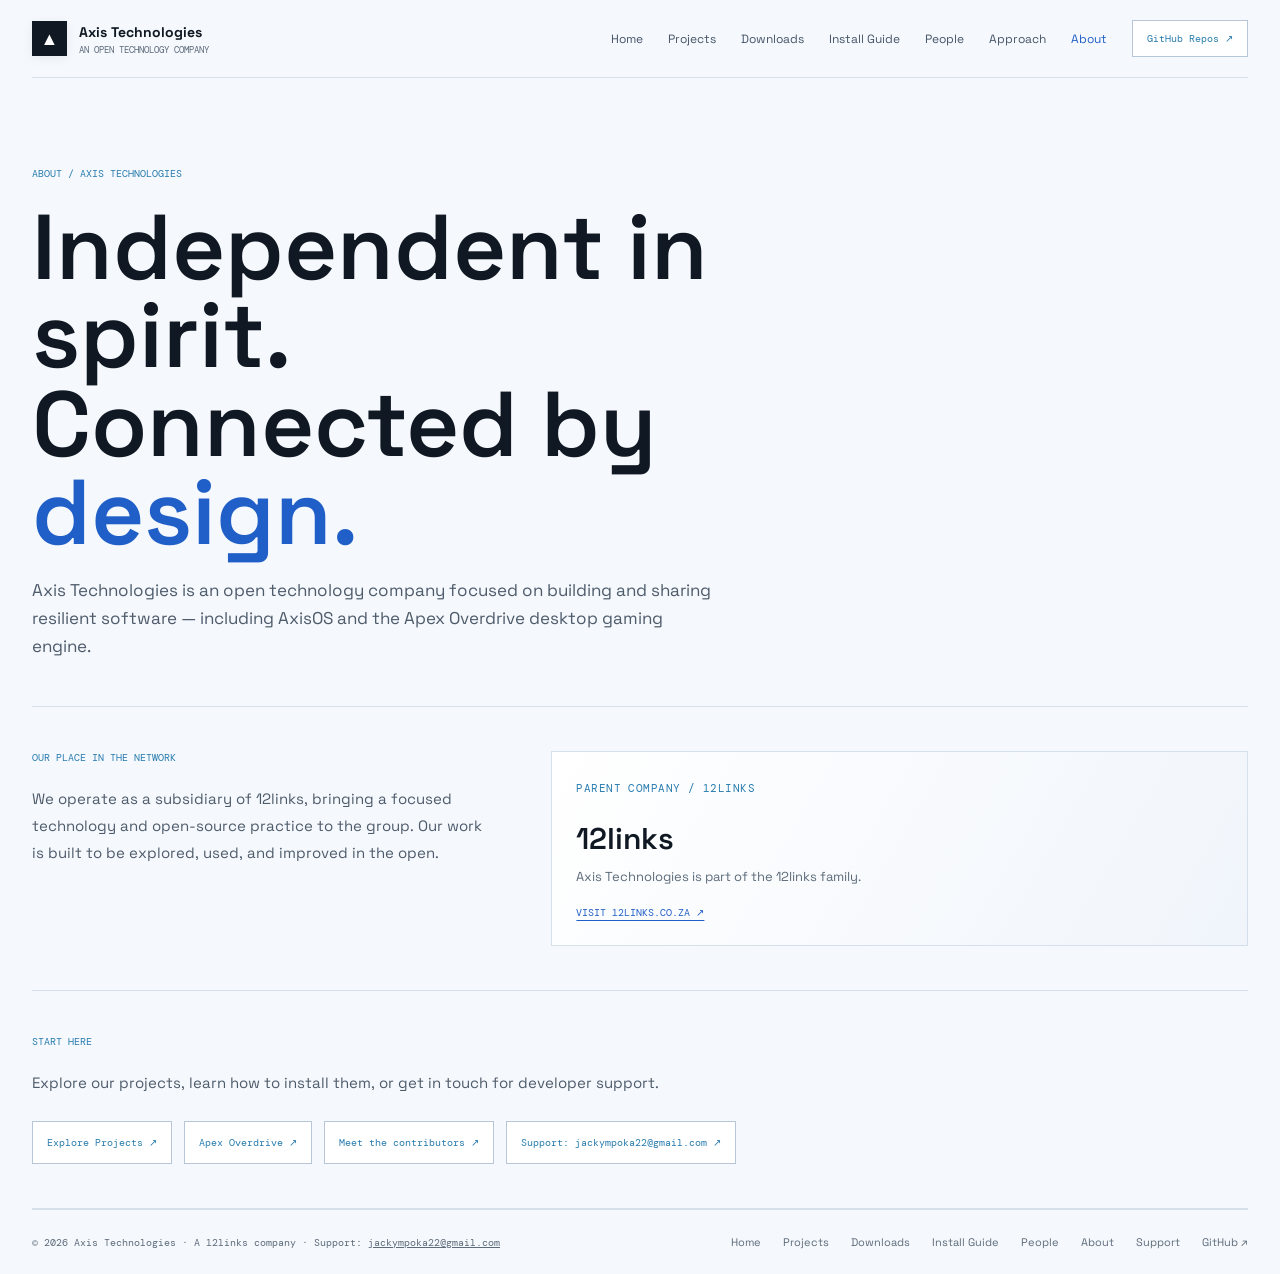
<file: about.html>
<!doctype html>
<html lang="en">
  <head>
    <meta charset="utf-8" />
    <meta name="viewport" content="width=device-width, initial-scale=1" />
    <meta name="theme-color" content="#f5f8fc" />
    <meta name="description" content="Learn about Axis Technologies, a 12links subsidiary building open-source software." />
    <title>About — Axis Technologies</title>
    <link rel="preconnect" href="https://fonts.googleapis.com" />
    <link rel="preconnect" href="https://fonts.gstatic.com" crossorigin />
    <link href="https://fonts.googleapis.com/css2?family=DM+Mono:wght@400;500&family=Space+Grotesk:wght@400;500;600;700&display=swap" rel="stylesheet" />
    <link rel="stylesheet" href="site.css" />
  </head>
  <body>
    <header class="wrap header site-header">
      <a class="brand" href="index.html" aria-label="Axis Technologies home"><span class="brand-mark" aria-hidden="true">▲</span><span><span class="brand-name">Axis Technologies</span><span class="brand-sub">AN OPEN TECHNOLOGY COMPANY</span></span></a>
      <button class="menu-toggle" type="button" aria-label="Open navigation" aria-expanded="false">+</button>
      <nav class="nav site-nav" aria-label="Main navigation"><a href="index.html">Home</a><a href="projects.html">Projects</a><a href="downloads/index.html">Downloads</a><a href="install.html">Install Guide</a><a href="people.html">People</a><a href="approach.html">Approach</a><a href="about.html" aria-current="page">About</a><a class="nav-cta" href="https://github.com/jackyphuti" target="_blank" rel="noreferrer">GitHub Repos ↗</a></nav>
    </header>
    <main class="wrap inner-page">
      <section class="page-hero">
        <p class="page-kicker">ABOUT / AXIS TECHNOLOGIES</p>
        <h1 class="page-title">Independent in spirit.<br />Connected by <span class="accent">design.</span></h1>
        <p class="page-summary">Axis Technologies is an open technology company focused on building and sharing resilient software — including AxisOS and the Apex Overdrive desktop gaming engine.</p>
      </section>
      <section class="content-section about-grid">
        <div><p class="section-label">OUR PLACE IN THE NETWORK</p><p class="section-copy">We operate as a subsidiary of 12links, bringing a focused technology and open-source practice to the group. Our work is built to be explored, used, and improved in the open.</p></div>
        <div class="parent-panel"><span class="mono">PARENT COMPANY / 12LINKS</span><h2>12links</h2><p>Axis Technologies is part of the 12links family.</p><a href="https://12links.co.za" target="_blank" rel="noreferrer">VISIT 12LINKS.CO.ZA ↗</a></div>
      </section>
      <section class="content-section"><p class="section-label">START HERE</p><p class="section-copy">Explore our projects, learn how to install them, or get in touch for developer support.</p><div class="action-row"><a class="action-link" href="projects.html">Explore Projects ↗</a><a class="action-link" href="projects.html#apex-overdrive">Apex Overdrive ↗</a><a class="action-link" href="people.html">Meet the contributors ↗</a><a class="action-link" href="mailto:jackympoka22@gmail.com">Support: jackympoka22@gmail.com ↗</a></div></section>
    </main>
    <footer class="wrap site-footer">
      <div class="footer-inner">
        <p>© <span id="year"></span> Axis Technologies · A 12links company · Support: <a href="mailto:jackympoka22@gmail.com" style="color: inherit; text-decoration: underline;">jackympoka22@gmail.com</a></p>
        <div class="footer-links">
          <a href="index.html">Home</a>
          <a href="projects.html">Projects</a>
          <a href="downloads/index.html">Downloads</a>
          <a href="install.html">Install Guide</a>
          <a href="people.html">People</a>
          <a href="about.html">About</a>
          <a href="mailto:jackympoka22@gmail.com">Support</a>
          <a href="https://github.com/jackyphuti" target="_blank" rel="noreferrer">GitHub ↗</a>
        </div>
      </div>
    </footer>
    <script src="site.js" defer></script>
  </body>
</html>
</file>
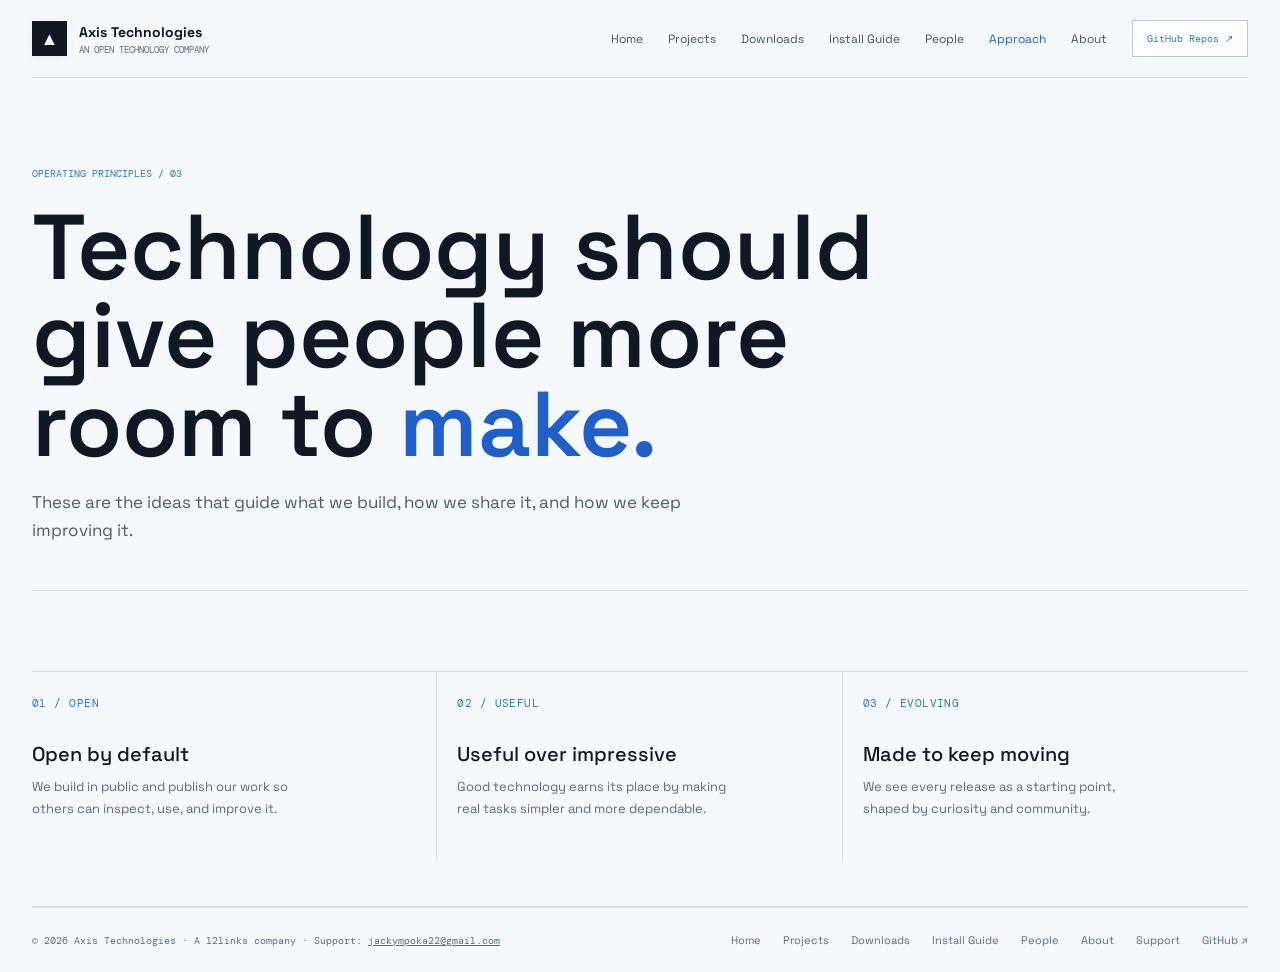
<file: approach.html>
<!doctype html>
<html lang="en">
  <head>
    <meta charset="utf-8" />
    <meta name="viewport" content="width=device-width, initial-scale=1" />
    <meta name="theme-color" content="#f5f8fc" />
    <meta name="description" content="The principles that guide Axis Technologies and our open-source work." />
    <title>Approach — Axis Technologies</title>
    <link rel="preconnect" href="https://fonts.googleapis.com" />
    <link rel="preconnect" href="https://fonts.gstatic.com" crossorigin />
    <link href="https://fonts.googleapis.com/css2?family=DM+Mono:wght@400;500&family=Space+Grotesk:wght@400;500;600;700&display=swap" rel="stylesheet" />
    <link rel="stylesheet" href="site.css" />
  </head>
  <body>
    <header class="wrap header site-header">
      <a class="brand" href="index.html" aria-label="Axis Technologies home"><span class="brand-mark" aria-hidden="true">▲</span><span><span class="brand-name">Axis Technologies</span><span class="brand-sub">AN OPEN TECHNOLOGY COMPANY</span></span></a>
      <button class="menu-toggle" type="button" aria-label="Open navigation" aria-expanded="false">+</button>
      <nav class="nav site-nav" aria-label="Main navigation"><a href="index.html">Home</a><a href="projects.html">Projects</a><a href="downloads/index.html">Downloads</a><a href="install.html">Install Guide</a><a href="people.html">People</a><a href="approach.html" aria-current="page">Approach</a><a href="about.html">About</a><a class="nav-cta" href="https://github.com/jackyphuti" target="_blank" rel="noreferrer">GitHub Repos ↗</a></nav>
    </header>
    <main class="wrap inner-page">
      <section class="page-hero">
        <p class="page-kicker">OPERATING PRINCIPLES / 03</p>
        <h1 class="page-title">Technology should give people more room to <span class="accent">make.</span></h1>
        <p class="page-summary">These are the ideas that guide what we build, how we share it, and how we keep improving it.</p>
      </section>
      <section class="content-section">
        <div class="principles-grid">
          <article class="principle-item"><span class="mono">01 / OPEN</span><h2>Open by default</h2><p>We build in public and publish our work so others can inspect, use, and improve it.</p></article>
          <article class="principle-item"><span class="mono">02 / USEFUL</span><h2>Useful over impressive</h2><p>Good technology earns its place by making real tasks simpler and more dependable.</p></article>
          <article class="principle-item"><span class="mono">03 / EVOLVING</span><h2>Made to keep moving</h2><p>We see every release as a starting point, shaped by curiosity and community.</p></article>
        </div>
      </section>
    </main>
    <footer class="wrap site-footer">
      <div class="footer-inner">
        <p>© <span id="year"></span> Axis Technologies · A 12links company · Support: <a href="mailto:jackympoka22@gmail.com" style="color: inherit; text-decoration: underline;">jackympoka22@gmail.com</a></p>
        <div class="footer-links">
          <a href="index.html">Home</a>
          <a href="projects.html">Projects</a>
          <a href="downloads/index.html">Downloads</a>
          <a href="install.html">Install Guide</a>
          <a href="people.html">People</a>
          <a href="about.html">About</a>
          <a href="mailto:jackympoka22@gmail.com">Support</a>
          <a href="https://github.com/jackyphuti" target="_blank" rel="noreferrer">GitHub ↗</a>
        </div>
      </div>
    </footer>
    <script src="site.js" defer></script>
  </body>
</html>
</file>
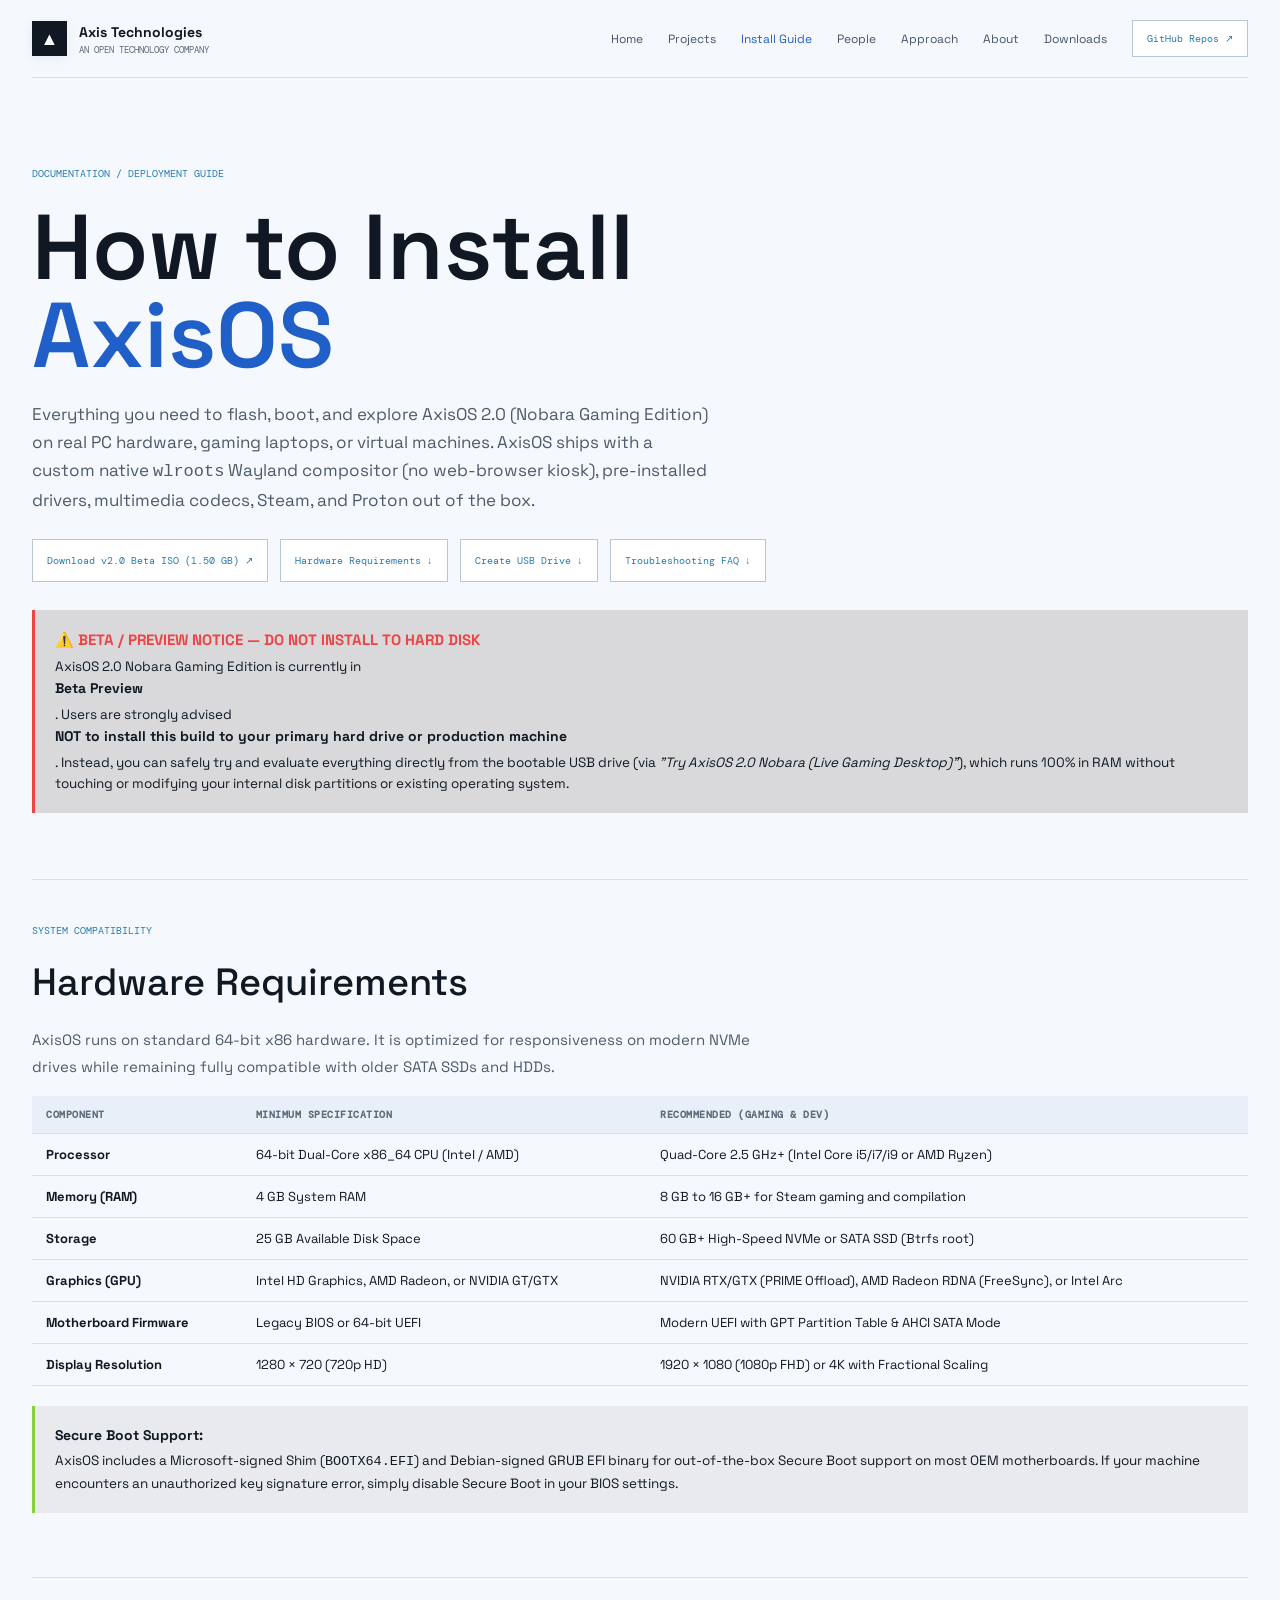
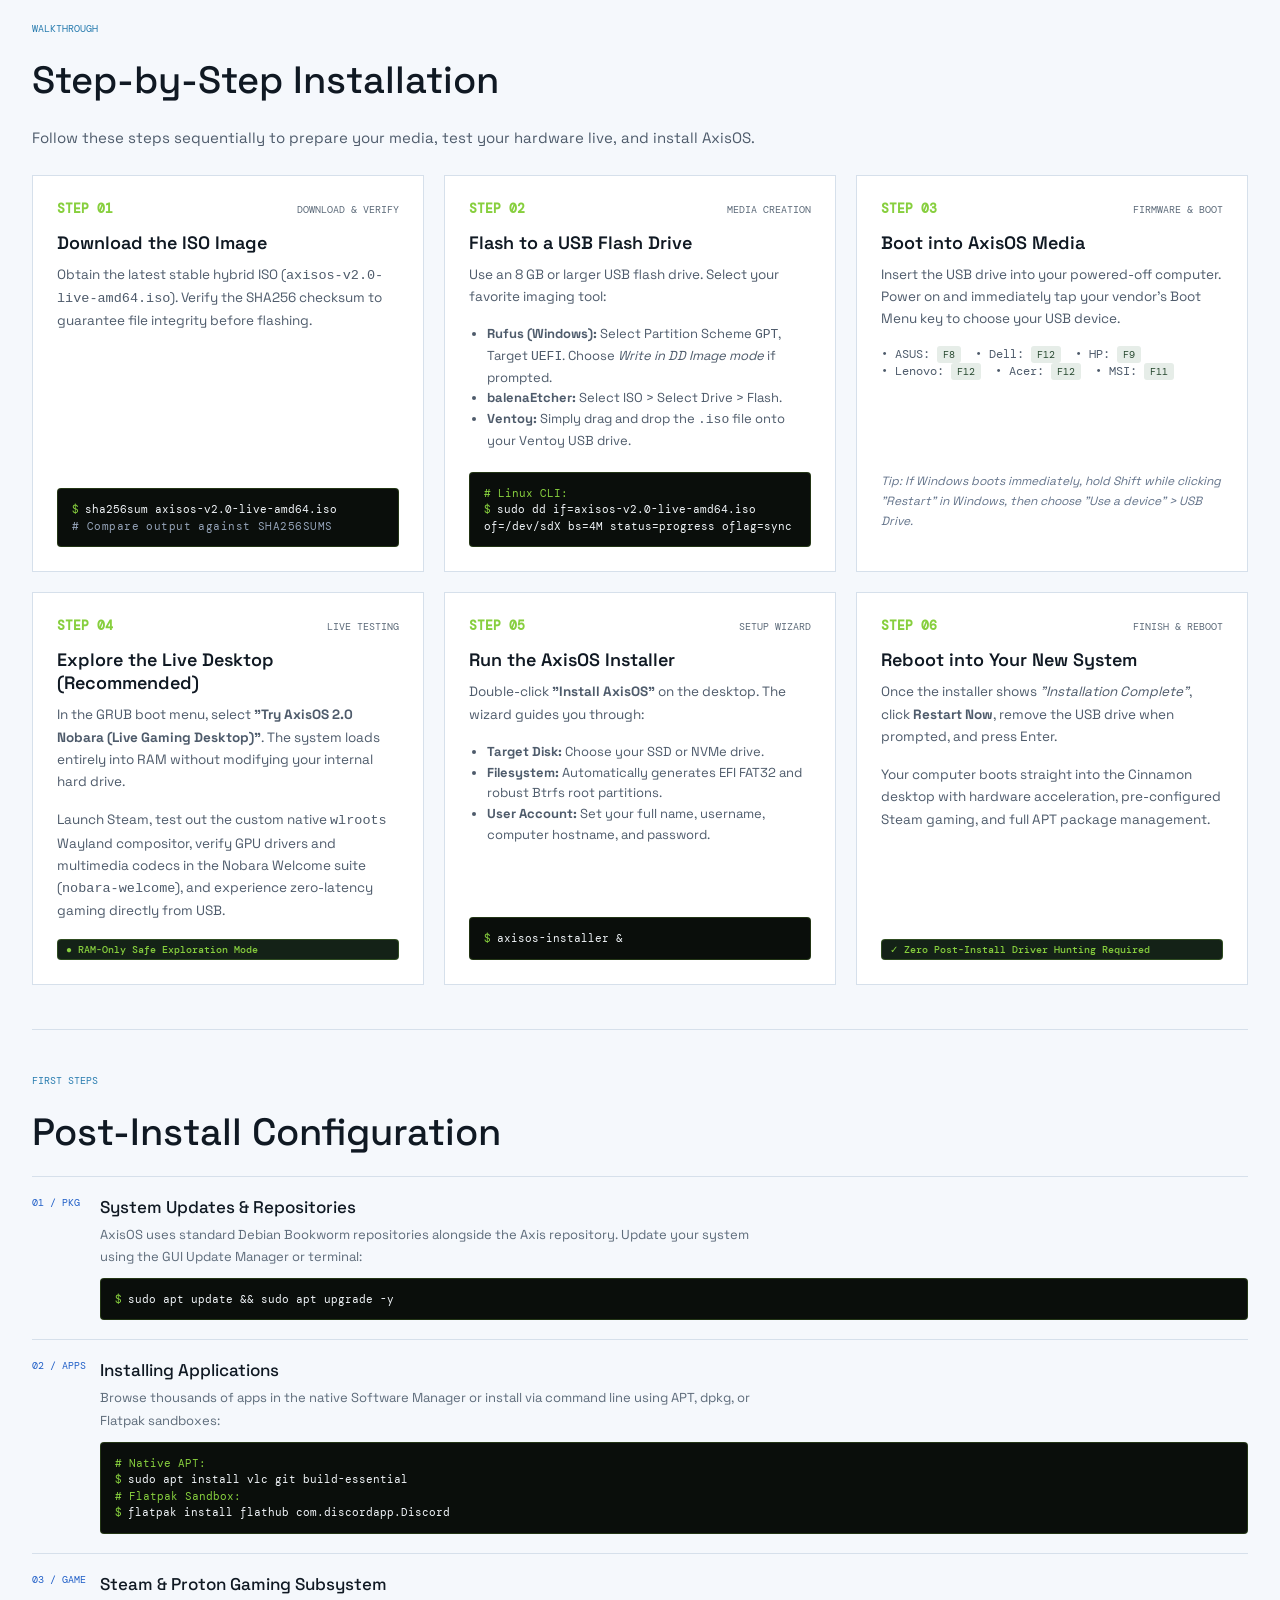
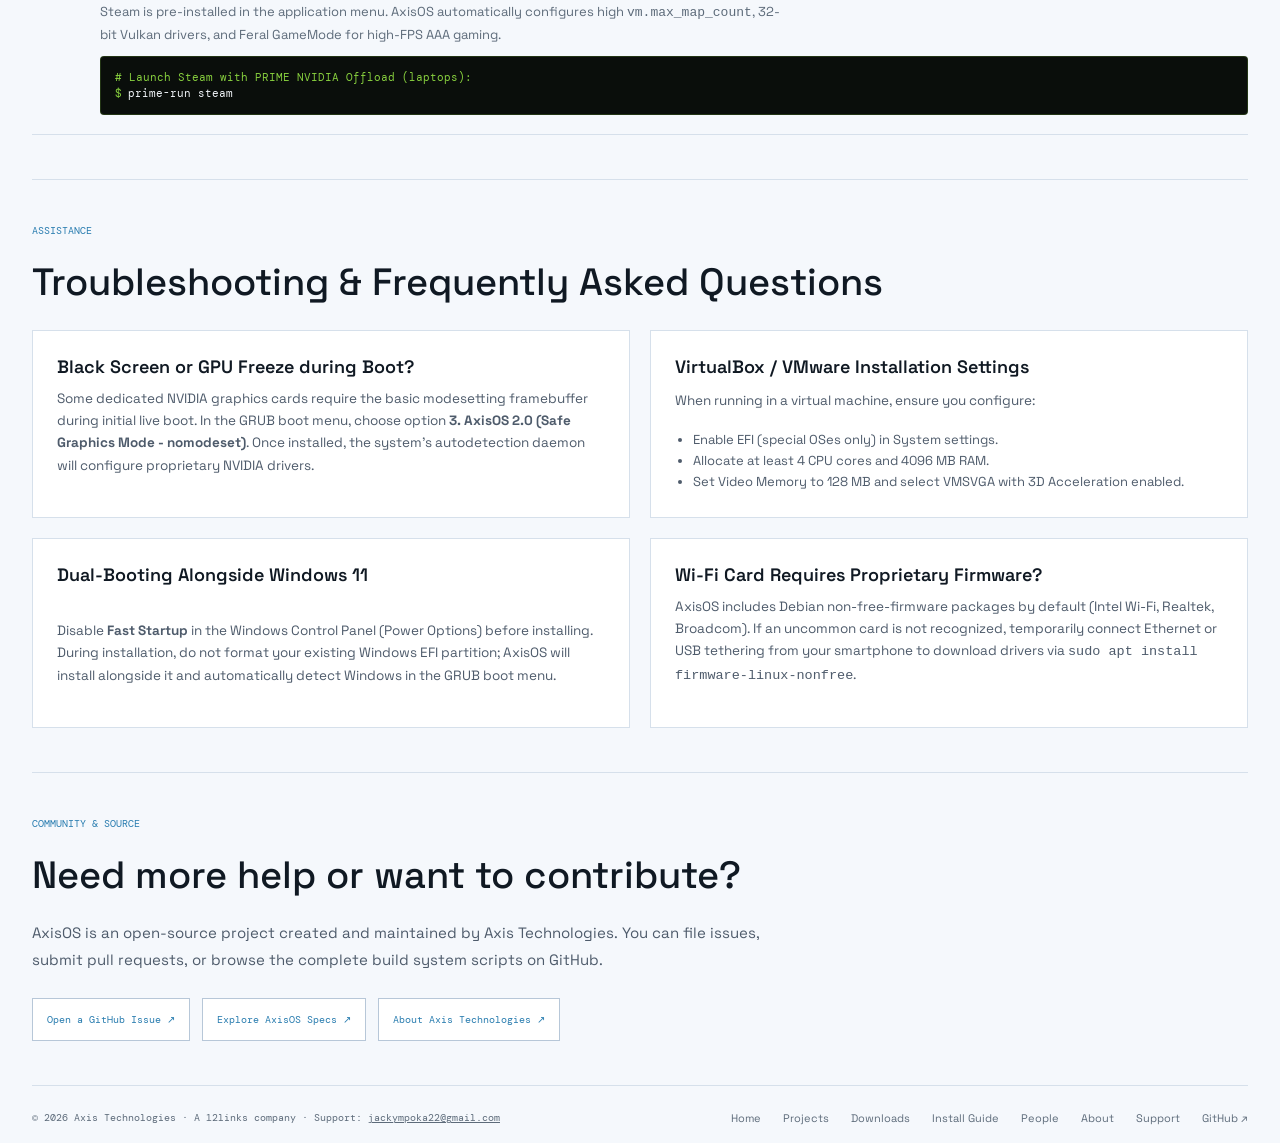
<file: install.html>
<!doctype html>
<html lang="en">
  <head>
    <meta charset="utf-8" />
    <meta name="viewport" content="width=device-width, initial-scale=1" />
    <meta name="theme-color" content="#0a0e0b" />
    <meta name="description" content="Official installation guide for AxisOS. Learn hardware requirements, USB creation with Rufus or Etcher, BIOS/UEFI boot settings, and setup wizard steps." />
    <title>Install AxisOS — Official Installation Guide</title>
    <link rel="preconnect" href="https://fonts.googleapis.com" />
    <link rel="preconnect" href="https://fonts.gstatic.com" crossorigin />
    <link href="https://fonts.googleapis.com/css2?family=DM+Mono:wght@400;500&family=Space+Grotesk:wght@400;500;600;700&display=swap" rel="stylesheet" />
    <link rel="stylesheet" href="site.css" />
  </head>
  <body>
    <header class="wrap header site-header">
      <a class="brand" href="index.html" aria-label="Axis Technologies home">
        <span class="brand-mark" aria-hidden="true">▲</span>
        <span><span class="brand-name">Axis Technologies</span><span class="brand-sub">AN OPEN TECHNOLOGY COMPANY</span></span>
      </a>
      <button class="menu-toggle" type="button" aria-label="Open navigation" aria-expanded="false">+</button>
      <nav class="nav site-nav" aria-label="Main navigation">
        <a href="index.html">Home</a>
        <a href="projects.html">Projects</a>
        <a href="install.html" aria-current="page">Install Guide</a>
        <a href="people.html">People</a>
        <a href="approach.html">Approach</a>
        <a href="about.html">About</a>
        <a href="downloads/index.html">Downloads</a>
        <a class="nav-cta" href="https://github.com/jackyphuti" target="_blank" rel="noreferrer">GitHub Repos ↗</a>
      </nav>
    </header>

    <main class="wrap inner-page">
      <!-- Page Hero -->
      <section class="page-hero">
        <p class="page-kicker">DOCUMENTATION / DEPLOYMENT GUIDE</p>
        <h1 class="page-title">How to Install <span class="accent">AxisOS</span></h1>
        <p class="page-summary">
          Everything you need to flash, boot, and explore AxisOS 2.0 (Nobara Gaming Edition) on real PC hardware, gaming laptops, or virtual machines. AxisOS ships with a custom native <code>wlroots</code> Wayland compositor (no web-browser kiosk), pre-installed drivers, multimedia codecs, Steam, and Proton out of the box.
        </p>

        <div class="action-row">
          <a class="action-link" href="https://github.com/jackyphuti/AxisOS/releases/tag/v2.0.0-beta" target="_blank" rel="noreferrer">Download v2.0 Beta ISO (1.50 GB) ↗</a>
          <a class="action-link" href="#requirements">Hardware Requirements ↓</a>
          <a class="action-link" href="#flashing">Create USB Drive ↓</a>
          <a class="action-link" href="#troubleshooting">Troubleshooting FAQ ↓</a>
        </div>

        <!-- Beta Warning Callout -->
        <div class="callout-box" style="border-left-color: #ef4444; background: #26121422; margin-top: 28px;">
          <strong style="color: #ef4444; font-size: 15px;">⚠️ BETA / PREVIEW NOTICE — DO NOT INSTALL TO HARD DISK</strong>
          AxisOS 2.0 Nobara Gaming Edition is currently in <strong>Beta Preview</strong>. Users are strongly advised <strong>NOT to install this build to your primary hard drive or production machine</strong>. Instead, you can safely try and evaluate everything directly from the bootable USB drive (via <em>"Try AxisOS 2.0 Nobara (Live Gaming Desktop)"</em>), which runs 100% in RAM without touching or modifying your internal disk partitions or existing operating system.
        </div>
      </section>

      <!-- System Requirements -->
      <section id="requirements" class="content-section">
        <p class="section-label">SYSTEM COMPATIBILITY</p>
        <h2 class="preview-heading">Hardware Requirements</h2>
        <p class="section-copy">
          AxisOS runs on standard 64-bit x86 hardware. It is optimized for responsiveness on modern NVMe drives while remaining fully compatible with older SATA SSDs and HDDs.
        </p>

        <table class="spec-table" aria-label="System Requirements">
          <thead>
            <tr>
              <th>COMPONENT</th>
              <th>MINIMUM SPECIFICATION</th>
              <th>RECOMMENDED (GAMING &amp; DEV)</th>
            </tr>
          </thead>
          <tbody>
            <tr>
              <td><strong>Processor</strong></td>
              <td>64-bit Dual-Core x86_64 CPU (Intel / AMD)</td>
              <td>Quad-Core 2.5 GHz+ (Intel Core i5/i7/i9 or AMD Ryzen)</td>
            </tr>
            <tr>
              <td><strong>Memory (RAM)</strong></td>
              <td>4 GB System RAM</td>
              <td>8 GB to 16 GB+ for Steam gaming and compilation</td>
            </tr>
            <tr>
              <td><strong>Storage</strong></td>
              <td>25 GB Available Disk Space</td>
              <td>60 GB+ High-Speed NVMe or SATA SSD (Btrfs root)</td>
            </tr>
            <tr>
              <td><strong>Graphics (GPU)</strong></td>
              <td>Intel HD Graphics, AMD Radeon, or NVIDIA GT/GTX</td>
              <td>NVIDIA RTX/GTX (PRIME Offload), AMD Radeon RDNA (FreeSync), or Intel Arc</td>
            </tr>
            <tr>
              <td><strong>Motherboard Firmware</strong></td>
              <td>Legacy BIOS or 64-bit UEFI</td>
              <td>Modern UEFI with GPT Partition Table &amp; AHCI SATA Mode</td>
            </tr>
            <tr>
              <td><strong>Display Resolution</strong></td>
              <td>1280 × 720 (720p HD)</td>
              <td>1920 × 1080 (1080p FHD) or 4K with Fractional Scaling</td>
            </tr>
          </tbody>
        </table>

        <div class="callout-box">
          <strong>Secure Boot Support:</strong>
          AxisOS includes a Microsoft-signed Shim (<code>BOOTX64.EFI</code>) and Debian-signed GRUB EFI binary for out-of-the-box Secure Boot support on most OEM motherboards. If your machine encounters an unauthorized key signature error, simply disable Secure Boot in your BIOS settings.
        </div>
      </section>

      <!-- Step-by-Step Installation Journey -->
      <section class="content-section">
        <p class="section-label">WALKTHROUGH</p>
        <h2 class="preview-heading">Step-by-Step Installation</h2>
        <p class="section-copy">Follow these steps sequentially to prepare your media, test your hardware live, and install AxisOS.</p>

        <div class="install-grid">
          <!-- Step 1 -->
          <article class="step-card">
            <div>
              <div class="step-card-header">
                <span class="step-num">STEP 01</span>
                <span class="step-tag">DOWNLOAD &amp; VERIFY</span>
              </div>
              <h3>Download the ISO Image</h3>
              <p>
                Obtain the latest stable hybrid ISO (<code>axisos-v2.0-live-amd64.iso</code>). Verify the SHA256 checksum to guarantee file integrity before flashing.
              </p>
            </div>
            <div class="code-block">
              <span class="prompt">$</span>sha256sum axisos-v2.0-live-amd64.iso<br />
              <span class="mono" style="color: #94a3b8;"># Compare output against SHA256SUMS</span>
            </div>
          </article>

          <!-- Step 2 -->
          <article class="step-card" id="flashing">
            <div>
              <div class="step-card-header">
                <span class="step-num">STEP 02</span>
                <span class="step-tag">MEDIA CREATION</span>
              </div>
              <h3>Flash to a USB Flash Drive</h3>
              <p>
                Use an 8 GB or larger USB flash drive. Select your favorite imaging tool:
              </p>
              <ul style="margin: 0 0 10px; padding-left: 18px; font-size: 13px; color: #4e5b6b; line-height: 1.6;">
                <li><strong>Rufus (Windows):</strong> Select Partition Scheme <code>GPT</code>, Target <code>UEFI</code>. Choose <em>Write in DD Image mode</em> if prompted.</li>
                <li><strong>balenaEtcher:</strong> Select ISO &gt; Select Drive &gt; Flash.</li>
                <li><strong>Ventoy:</strong> Simply drag and drop the <code>.iso</code> file onto your Ventoy USB drive.</li>
              </ul>
            </div>
            <div class="code-block">
              <span class="prompt"># Linux CLI:</span><br />
              <span class="prompt">$</span>sudo dd if=axisos-v2.0-live-amd64.iso of=/dev/sdX bs=4M status=progress oflag=sync
            </div>
          </article>

          <!-- Step 3 -->
          <article class="step-card">
            <div>
              <div class="step-card-header">
                <span class="step-num">STEP 03</span>
                <span class="step-tag">FIRMWARE &amp; BOOT</span>
              </div>
              <h3>Boot into AxisOS Media</h3>
              <p>
                Insert the USB drive into your powered-off computer. Power on and immediately tap your vendor's Boot Menu key to choose your USB device.
              </p>
              <div style="font-size: 12px; font-family: var(--mono); color: #4e5b6b; margin-top: 6px;">
                • ASUS: <span class="spec-badge">F8</span> &nbsp;• Dell: <span class="spec-badge">F12</span> &nbsp;• HP: <span class="spec-badge">F9</span><br />
                • Lenovo: <span class="spec-badge">F12</span> &nbsp;• Acer: <span class="spec-badge">F12</span> &nbsp;• MSI: <span class="spec-badge">F11</span>
              </div>
            </div>
            <p style="margin-top: 12px; font-size: 12px; color: #64748b;">
              <em>Tip: If Windows boots immediately, hold Shift while clicking "Restart" in Windows, then choose "Use a device" &gt; USB Drive.</em>
            </p>
          </article>

          <!-- Step 4 -->
          <article class="step-card">
            <div>
              <div class="step-card-header">
                <span class="step-num">STEP 04</span>
                <span class="step-tag">LIVE TESTING</span>
              </div>
              <h3>Explore the Live Desktop (Recommended)</h3>
              <p>
                In the GRUB boot menu, select <strong>"Try AxisOS 2.0 Nobara (Live Gaming Desktop)"</strong>. The system loads entirely into RAM without modifying your internal hard drive.
              </p>
              <p>
                Launch Steam, test out the custom native <code>wlroots</code> Wayland compositor, verify GPU drivers and multimedia codecs in the Nobara Welcome suite (<code>nobara-welcome</code>), and experience zero-latency gaming directly from USB.
              </p>
            </div>
            <div class="badge-accent">
              <span>●</span> RAM-Only Safe Exploration Mode
            </div>
          </article>

          <!-- Step 5 -->
          <article class="step-card">
            <div>
              <div class="step-card-header">
                <span class="step-num">STEP 05</span>
                <span class="step-tag">SETUP WIZARD</span>
              </div>
              <h3>Run the AxisOS Installer</h3>
              <p>
                Double-click <strong>"Install AxisOS"</strong> on the desktop. The wizard guides you through:
              </p>
              <ul style="margin: 0 0 10px; padding-left: 18px; font-size: 13px; color: #4e5b6b; line-height: 1.6;">
                <li><strong>Target Disk:</strong> Choose your SSD or NVMe drive.</li>
                <li><strong>Filesystem:</strong> Automatically generates EFI FAT32 and robust Btrfs root partitions.</li>
                <li><strong>User Account:</strong> Set your full name, username, computer hostname, and password.</li>
              </ul>
            </div>
            <div class="code-block">
              <span class="prompt">$</span>axisos-installer &amp;
            </div>
          </article>

          <!-- Step 6 -->
          <article class="step-card">
            <div>
              <div class="step-card-header">
                <span class="step-num">STEP 06</span>
                <span class="step-tag">FINISH &amp; REBOOT</span>
              </div>
              <h3>Reboot into Your New System</h3>
              <p>
                Once the installer shows <em>"Installation Complete"</em>, click <strong>Restart Now</strong>, remove the USB drive when prompted, and press Enter.
              </p>
              <p>
                Your computer boots straight into the Cinnamon desktop with hardware acceleration, pre-configured Steam gaming, and full APT package management.
              </p>
            </div>
            <div class="badge-accent">
              <span>✓</span> Zero Post-Install Driver Hunting Required
            </div>
          </article>
        </div>
      </section>

      <!-- Post-Installation & Package Management -->
      <section class="content-section">
        <p class="section-label">FIRST STEPS</p>
        <h2 class="preview-heading">Post-Install Configuration</h2>
        <div class="feature-list">
          <article class="feature-item">
            <span>01 / PKG</span>
            <div>
              <h3>System Updates &amp; Repositories</h3>
              <p>
                AxisOS uses standard Debian Bookworm repositories alongside the Axis repository. Update your system using the GUI Update Manager or terminal:
              </p>
              <div class="code-block">
                <span class="prompt">$</span>sudo apt update &amp;&amp; sudo apt upgrade -y
              </div>
            </div>
          </article>

          <article class="feature-item">
            <span>02 / APPS</span>
            <div>
              <h3>Installing Applications</h3>
              <p>
                Browse thousands of apps in the native Software Manager or install via command line using APT, dpkg, or Flatpak sandboxes:
              </p>
              <div class="code-block">
                <span class="prompt"># Native APT:</span><br />
                <span class="prompt">$</span>sudo apt install vlc git build-essential<br />
                <span class="prompt"># Flatpak Sandbox:</span><br />
                <span class="prompt">$</span>flatpak install flathub com.discordapp.Discord
              </div>
            </div>
          </article>

          <article class="feature-item">
            <span>03 / GAME</span>
            <div>
              <h3>Steam &amp; Proton Gaming Subsystem</h3>
              <p>
                Steam is pre-installed in the application menu. AxisOS automatically configures high <code>vm.max_map_count</code>, 32-bit Vulkan drivers, and Feral GameMode for high-FPS AAA gaming.
              </p>
              <div class="code-block">
                <span class="prompt"># Launch Steam with PRIME NVIDIA Offload (laptops):</span><br />
                <span class="prompt">$</span>prime-run steam
              </div>
            </div>
          </article>
        </div>
      </section>

      <!-- Troubleshooting FAQ -->
      <section id="troubleshooting" class="content-section">
        <p class="section-label">ASSISTANCE</p>
        <h2 class="preview-heading">Troubleshooting &amp; Frequently Asked Questions</h2>

        <div class="faq-grid">
          <div class="step-card">
            <h3>Black Screen or GPU Freeze during Boot?</h3>
            <p>
              Some dedicated NVIDIA graphics cards require the basic modesetting framebuffer during initial live boot. In the GRUB boot menu, choose option <strong>3. AxisOS 2.0 (Safe Graphics Mode - nomodeset)</strong>. Once installed, the system's autodetection daemon will configure proprietary NVIDIA drivers.
            </p>
          </div>

          <div class="step-card">
            <h3>VirtualBox / VMware Installation Settings</h3>
            <p>
              When running in a virtual machine, ensure you configure:
            </p>
            <ul style="margin: 0; padding-left: 18px; font-size: 13px; color: #4e5b6b; line-height: 1.6;">
              <li>Enable EFI (special OSes only) in System settings.</li>
              <li>Allocate at least 4 CPU cores and 4096 MB RAM.</li>
              <li>Set Video Memory to 128 MB and select VMSVGA with 3D Acceleration enabled.</li>
            </ul>
          </div>

          <div class="step-card">
            <h3>Dual-Booting Alongside Windows 11</h3>
            <p>
              Disable <strong>Fast Startup</strong> in the Windows Control Panel (Power Options) before installing. During installation, do not format your existing Windows EFI partition; AxisOS will install alongside it and automatically detect Windows in the GRUB boot menu.
            </p>
          </div>

          <div class="step-card">
            <h3>Wi-Fi Card Requires Proprietary Firmware?</h3>
            <p>
              AxisOS includes Debian non-free-firmware packages by default (Intel Wi-Fi, Realtek, Broadcom). If an uncommon card is not recognized, temporarily connect Ethernet or USB tethering from your smartphone to download drivers via <code>sudo apt install firmware-linux-nonfree</code>.
            </p>
          </div>
        </div>
      </section>

      <!-- Bottom Callout -->
      <section class="content-section" style="border-bottom: 0;">
        <p class="section-label">COMMUNITY &amp; SOURCE</p>
        <h2 class="preview-heading">Need more help or want to contribute?</h2>
        <p class="section-copy">
          AxisOS is an open-source project created and maintained by Axis Technologies. You can file issues, submit pull requests, or browse the complete build system scripts on GitHub.
        </p>
        <div class="action-row">
          <a class="action-link" href="https://github.com/jackyphuti/AxisOS/issues" target="_blank" rel="noreferrer">Open a GitHub Issue ↗</a>
          <a class="action-link" href="projects.html">Explore AxisOS Specs ↗</a>
          <a class="action-link" href="about.html">About Axis Technologies ↗</a>
        </div>
      </section>
    </main>

    <footer class="wrap site-footer">
      <div class="footer-inner">
        <p>© <span id="year"></span> Axis Technologies · A 12links company · Support: <a href="mailto:jackympoka22@gmail.com" style="color: inherit; text-decoration: underline;">jackympoka22@gmail.com</a></p>
        <div class="footer-links">
          <a href="index.html">Home</a>
          <a href="projects.html">Projects</a>
          <a href="downloads/index.html">Downloads</a>
          <a href="install.html">Install Guide</a>
          <a href="people.html">People</a>
          <a href="about.html">About</a>
          <a href="mailto:jackympoka22@gmail.com">Support</a>
          <a href="https://github.com/jackyphuti" target="_blank" rel="noreferrer">GitHub ↗</a>
        </div>
      </div>
    </footer>

    <script src="site.js" defer></script>
  </body>
</html>
</file>
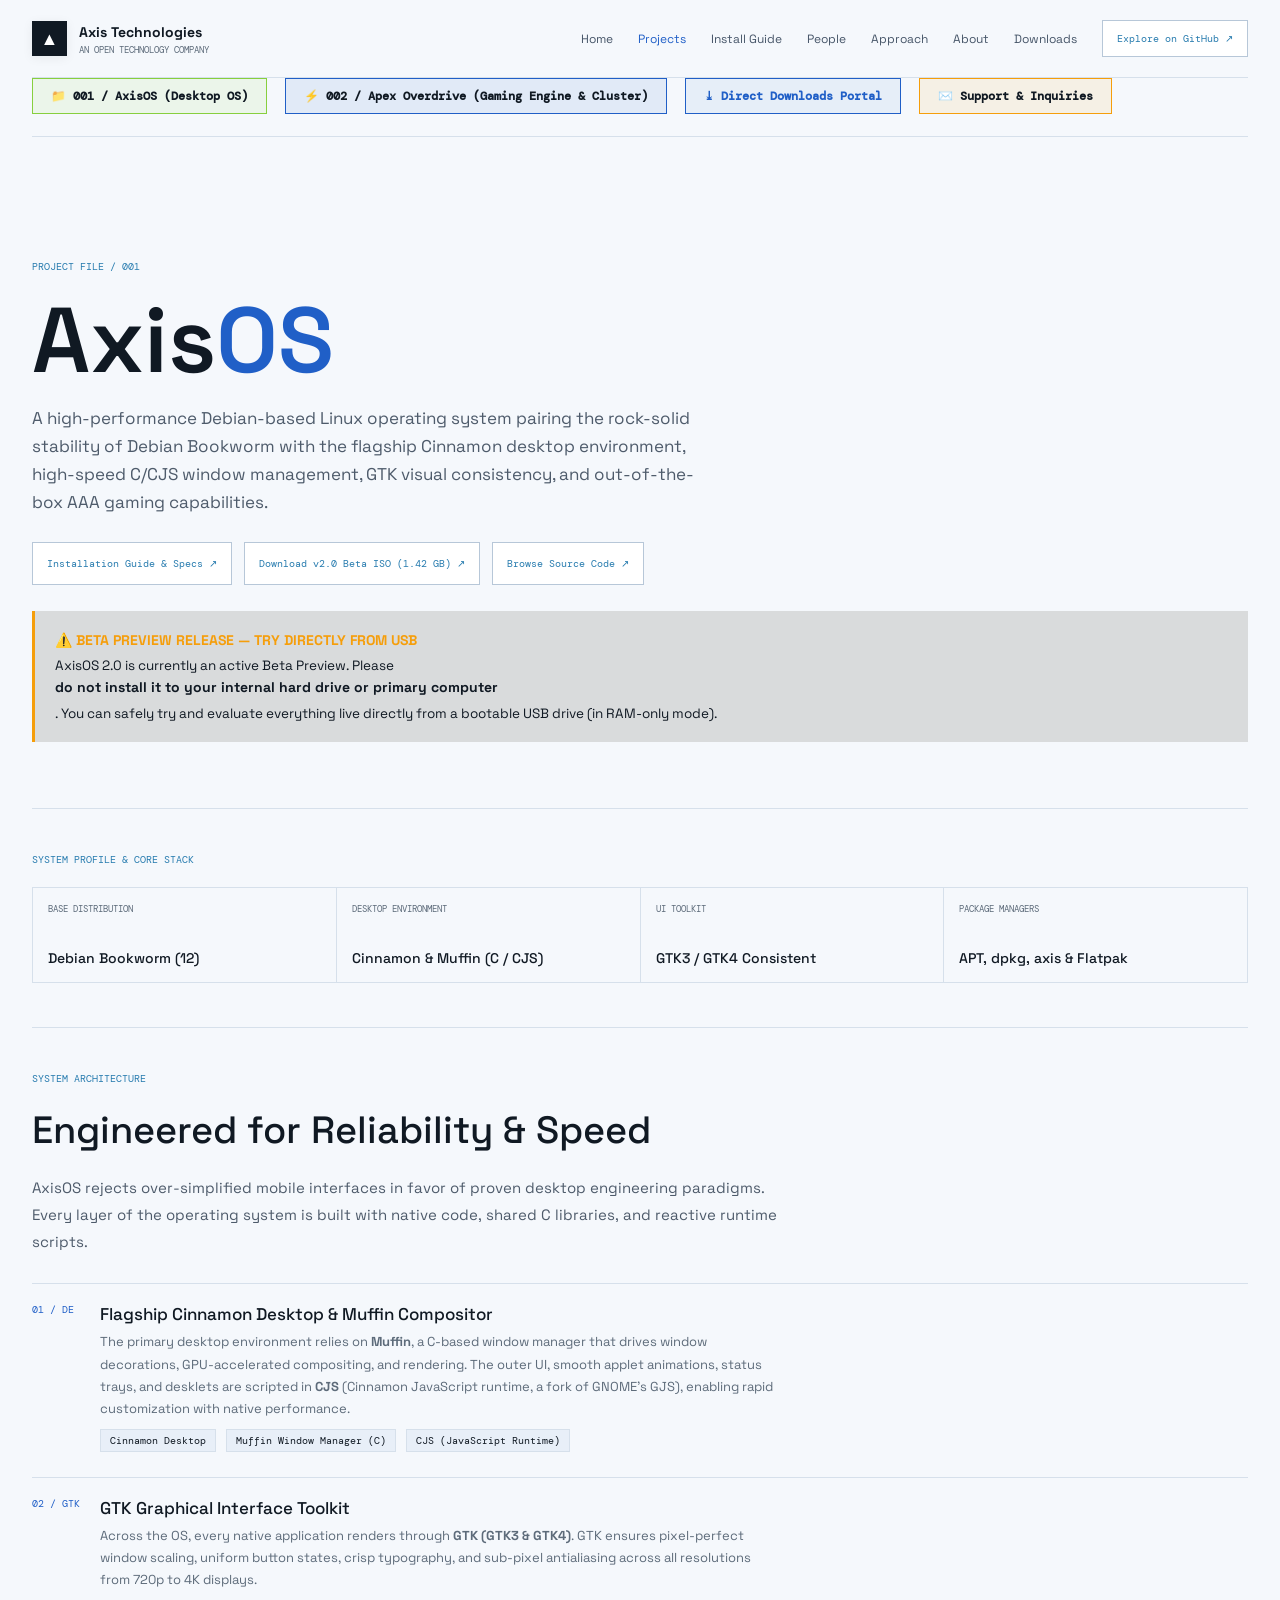
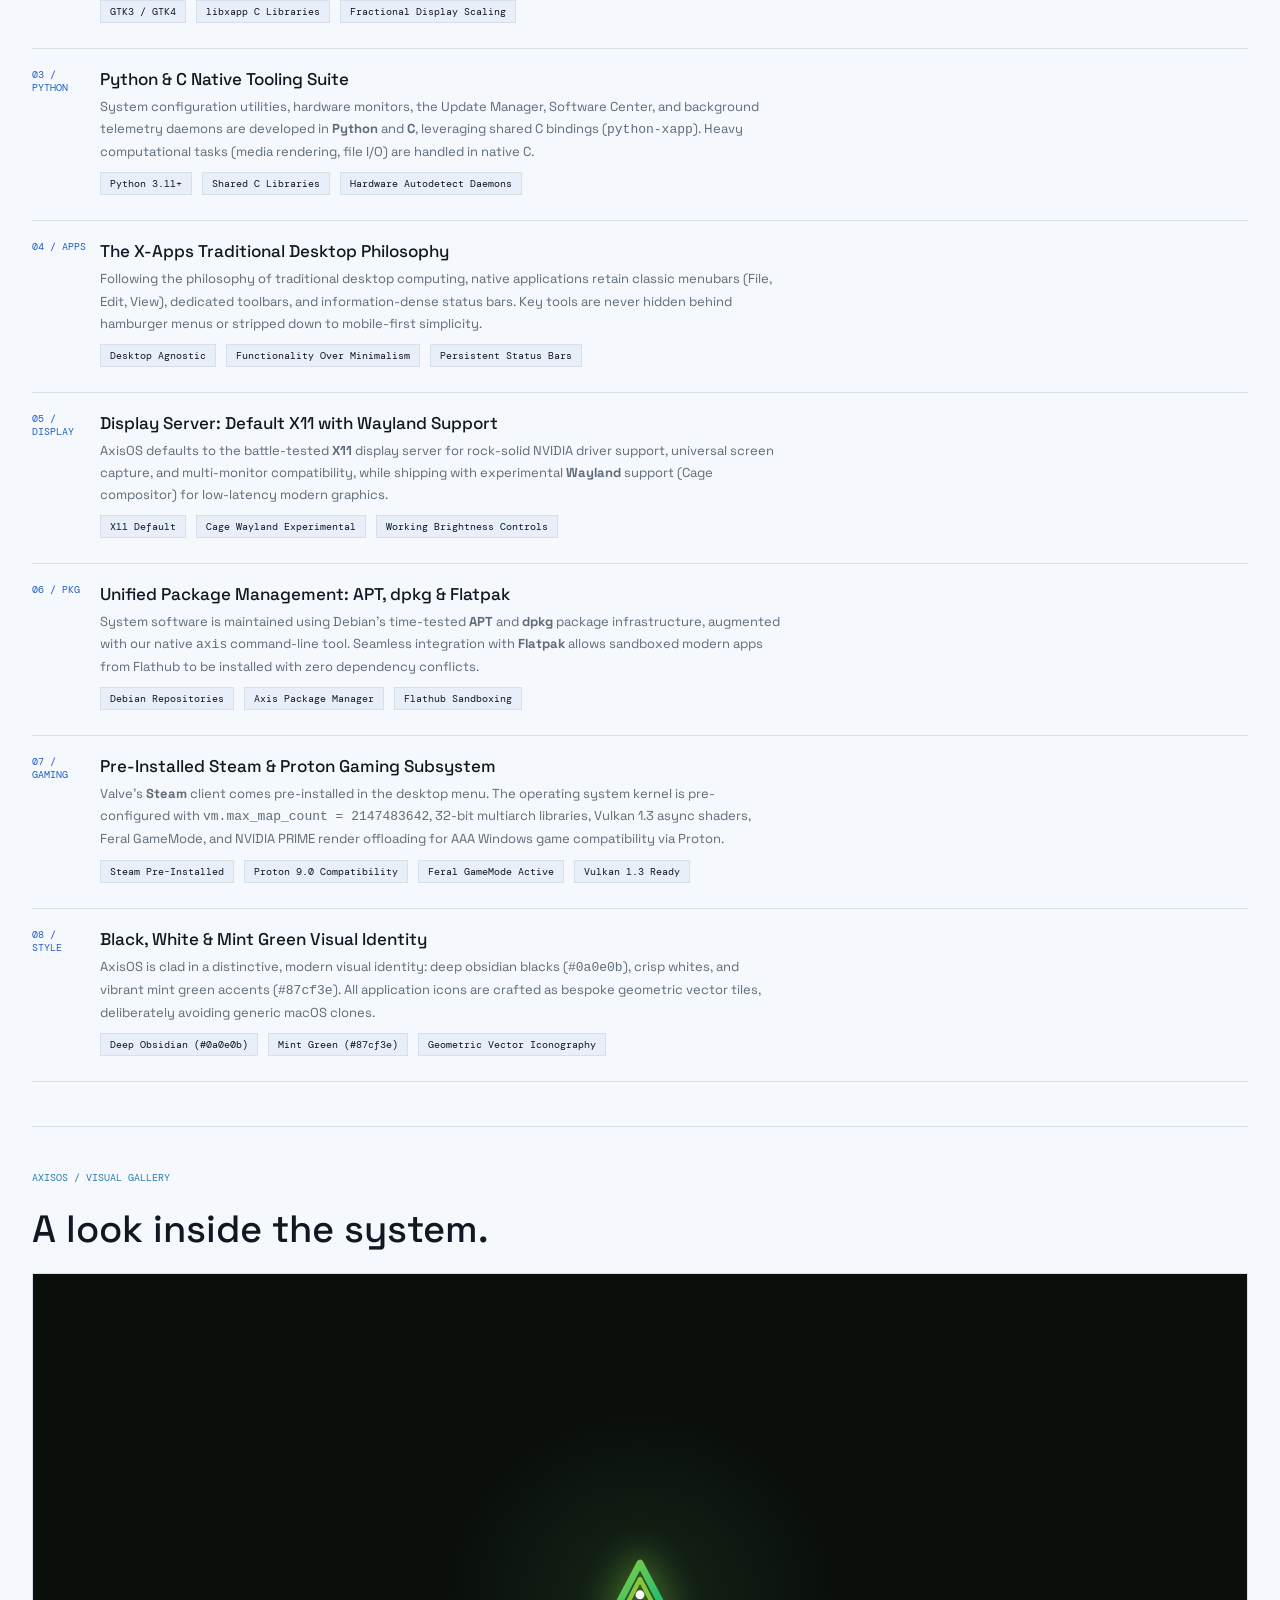
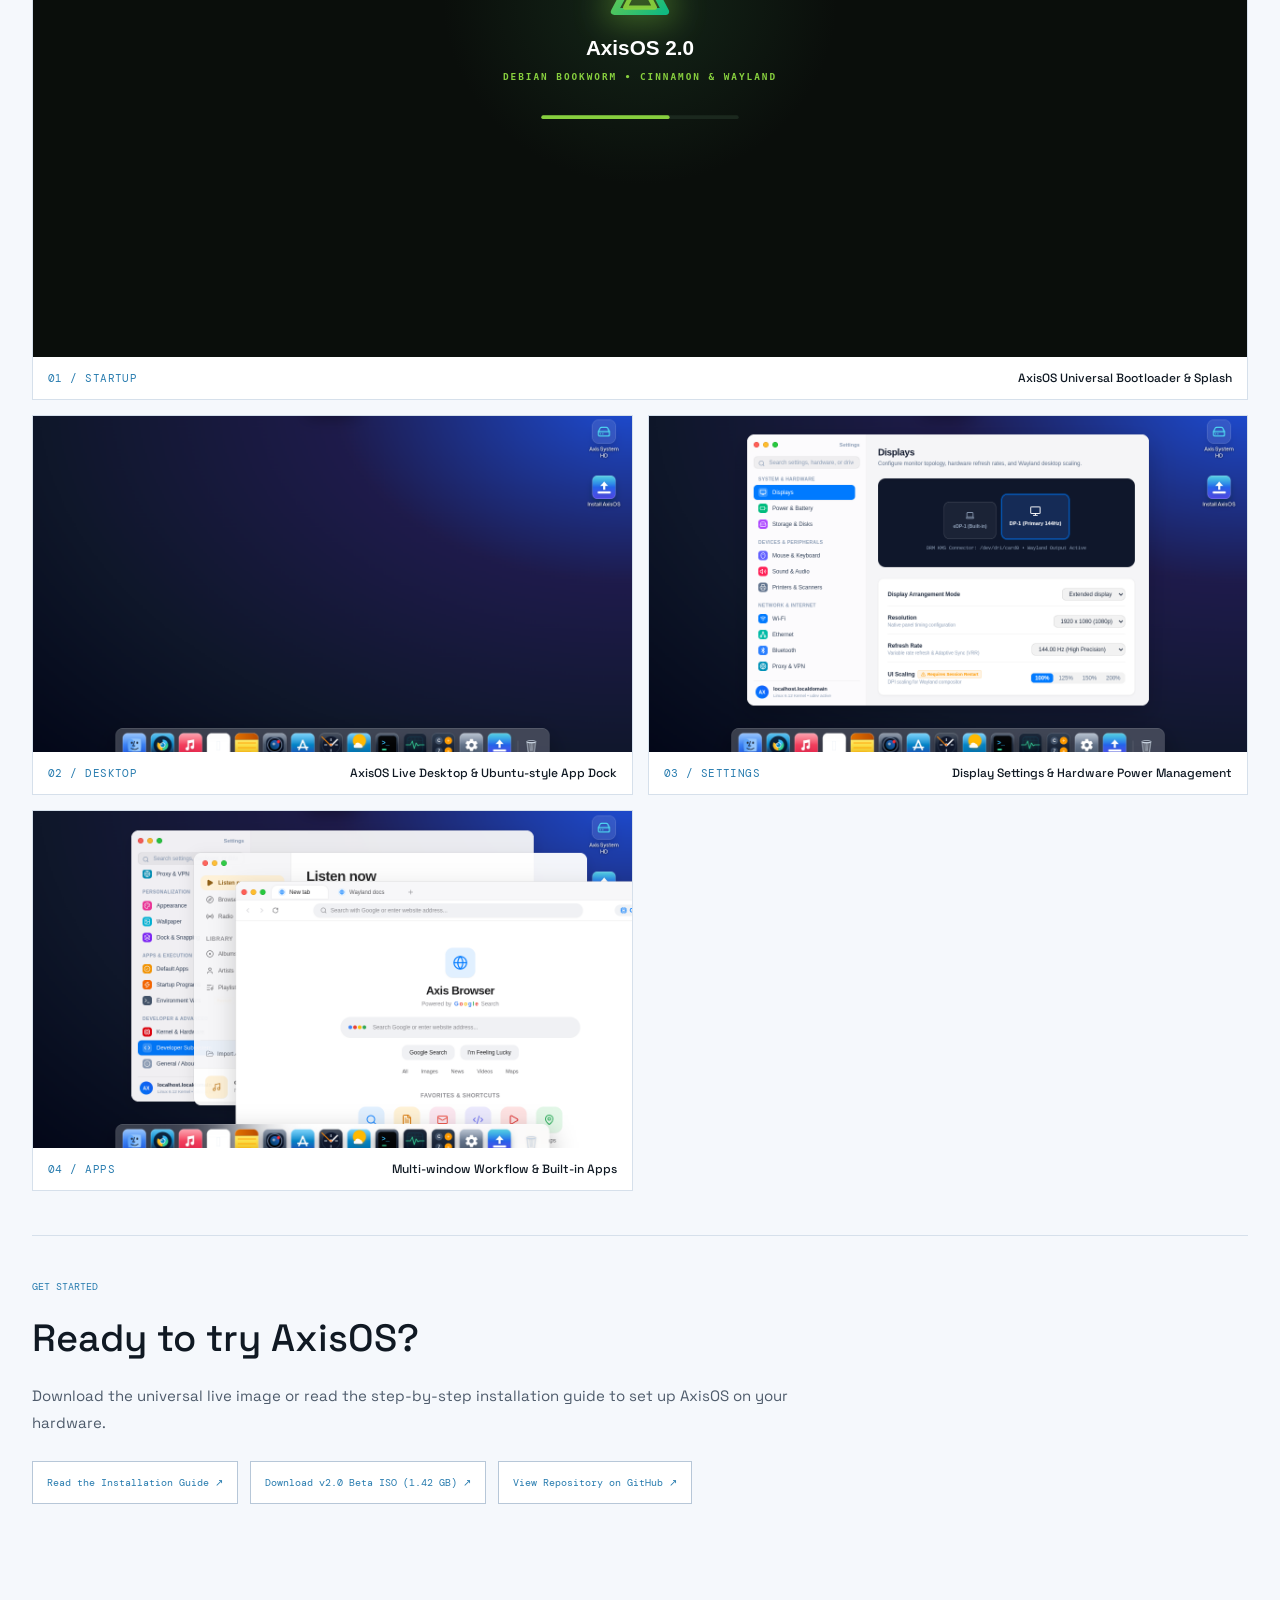
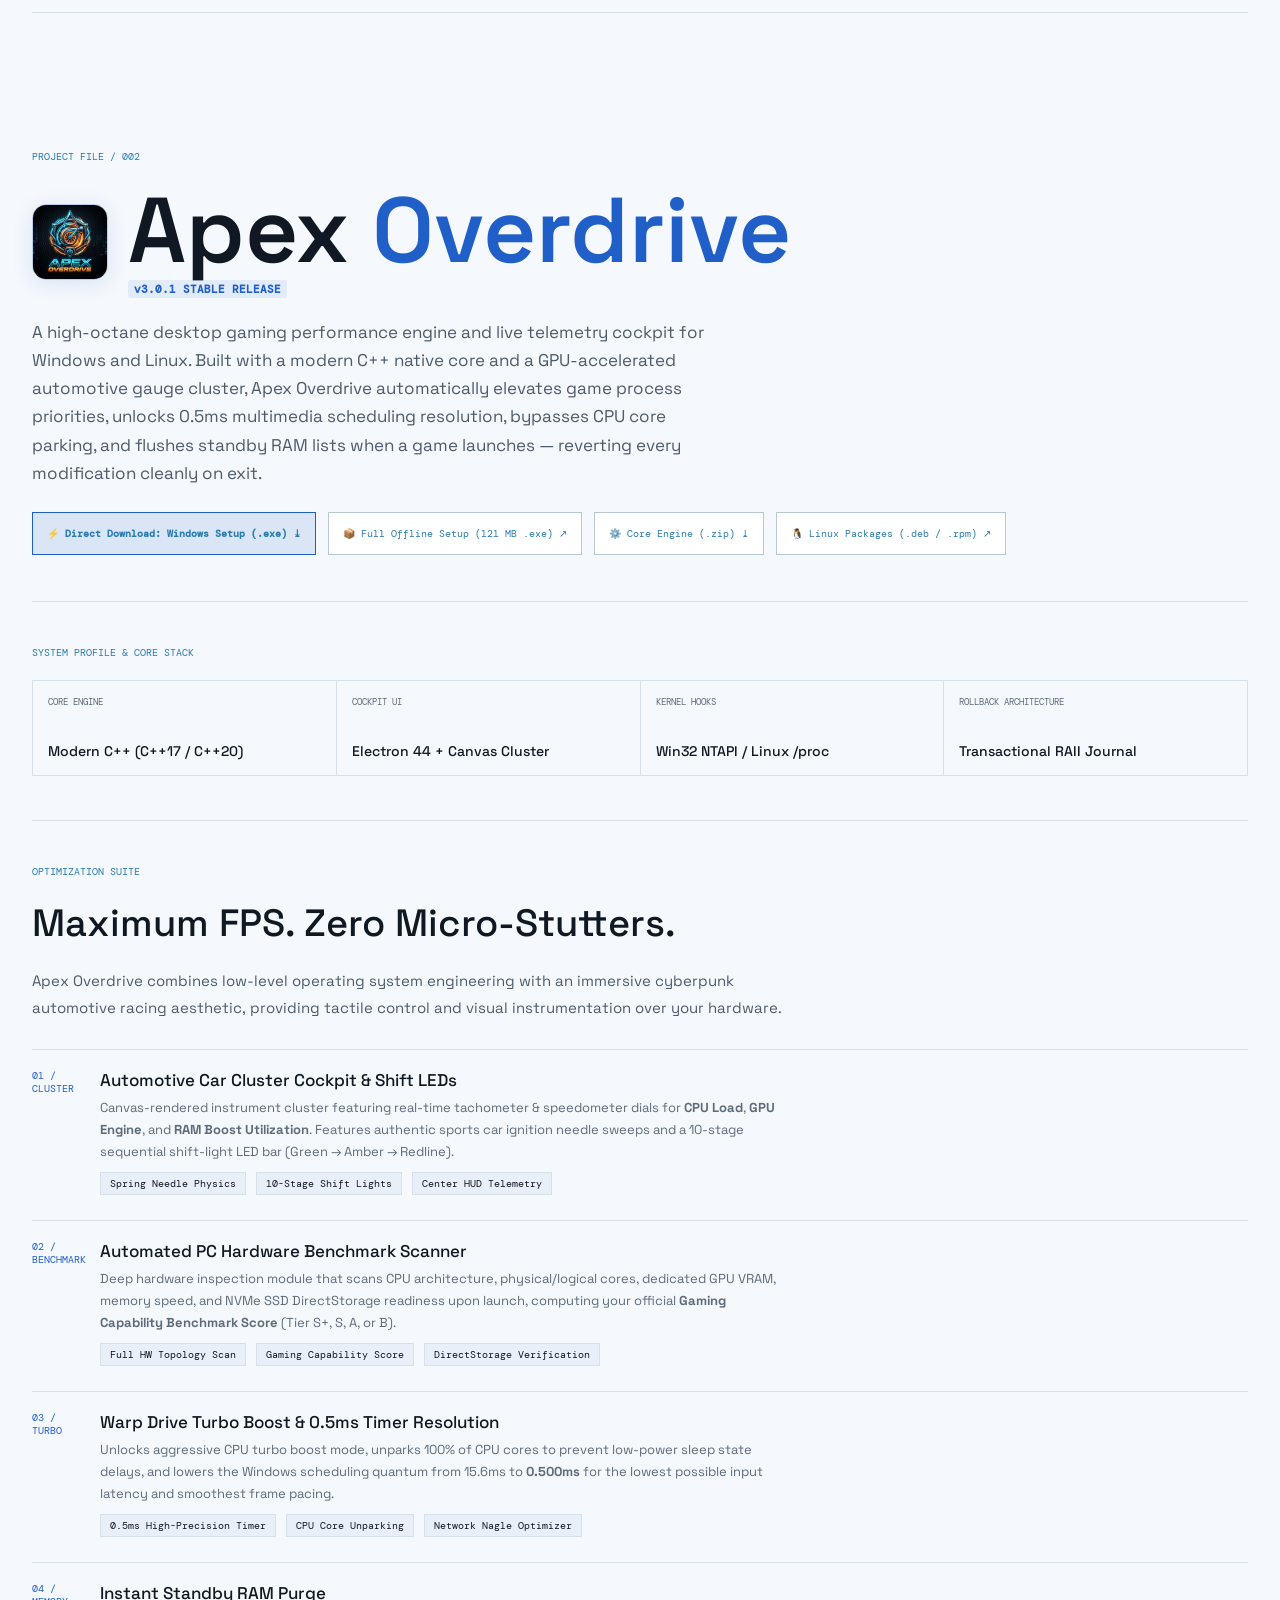
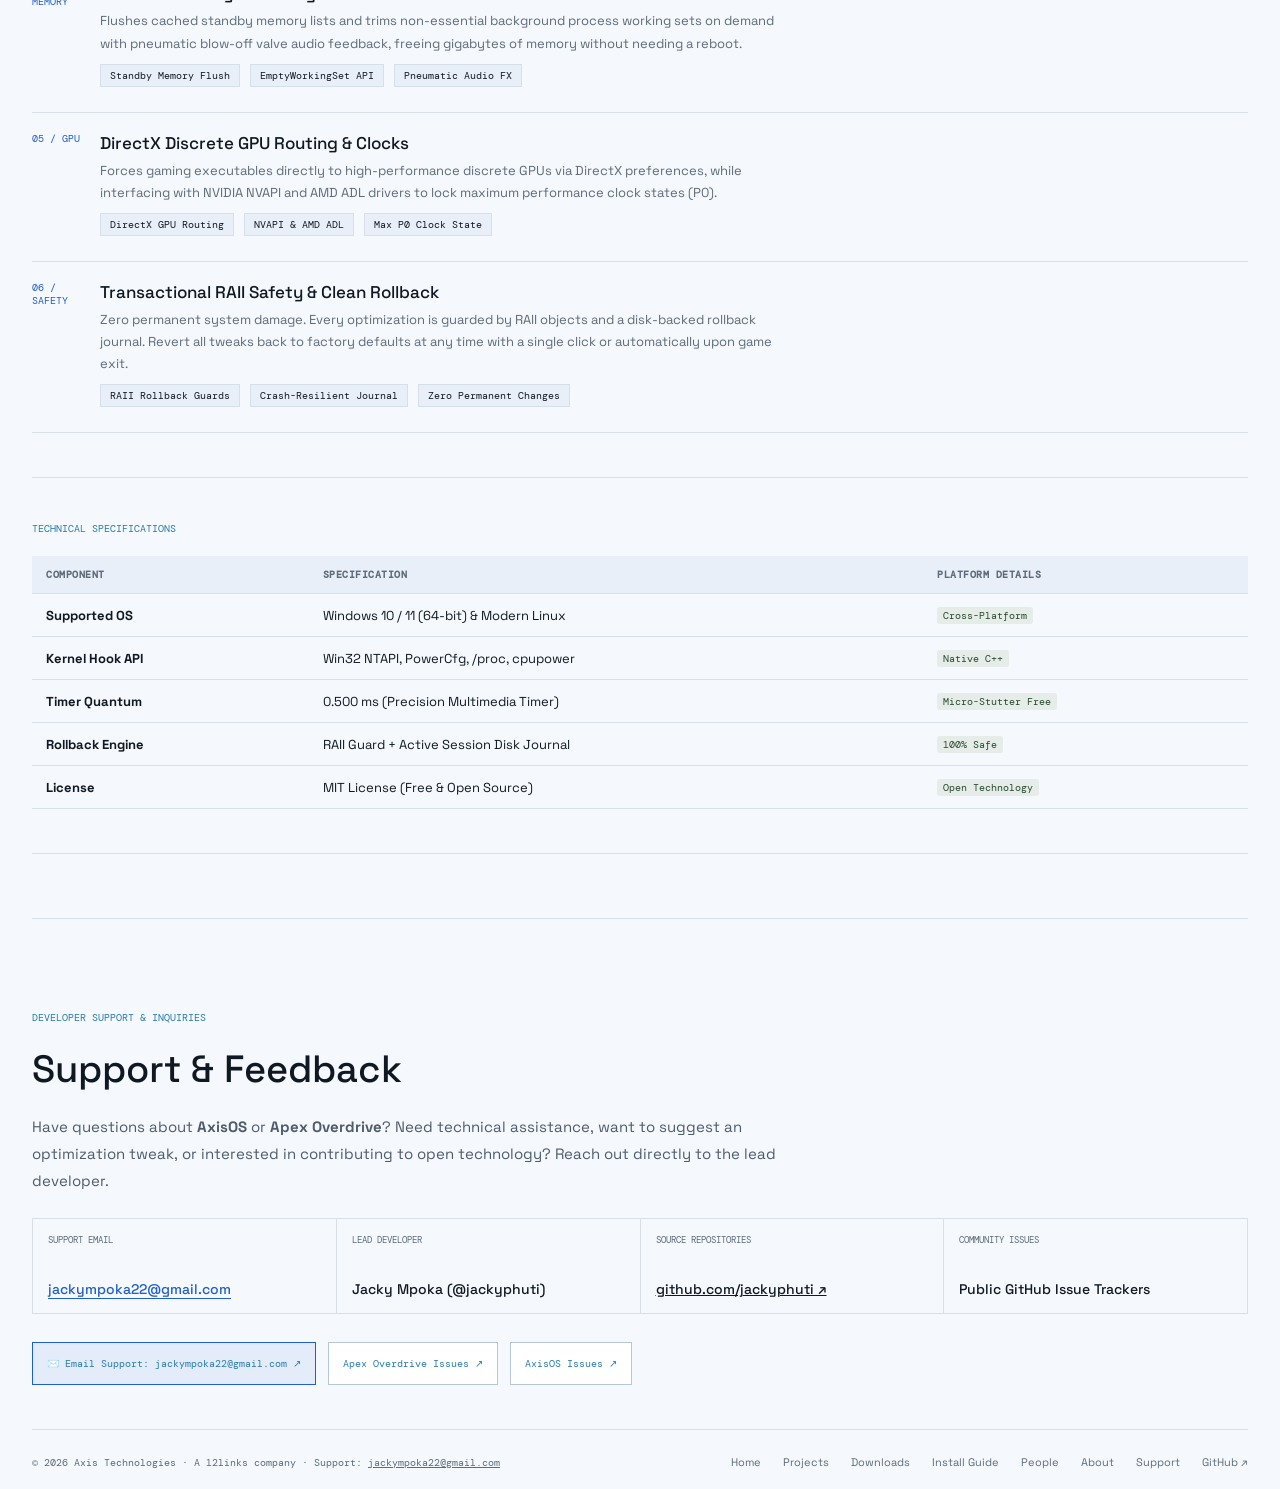
<file: projects.html>
<!doctype html>
<html lang="en">
  <head>
    <meta charset="utf-8" />
    <meta name="viewport" content="width=device-width, initial-scale=1" />
    <meta name="theme-color" content="#0a0e0b" />
    <meta name="description" content="Technical architecture, design philosophy, and specifications for Axis Technologies software projects — AxisOS and Apex Overdrive." />
    <title>Projects — Axis Technologies</title>
    <link rel="preconnect" href="https://fonts.googleapis.com" />
    <link rel="preconnect" href="https://fonts.gstatic.com" crossorigin />
    <link href="https://fonts.googleapis.com/css2?family=DM+Mono:wght@400;500&family=Space+Grotesk:wght@400;500;600;700&display=swap" rel="stylesheet" />
    <link rel="stylesheet" href="site.css" />
  </head>
  <body>
    <header class="wrap header site-header">
      <a class="brand" href="index.html" aria-label="Axis Technologies home">
        <span class="brand-mark" aria-hidden="true">▲</span>
        <span><span class="brand-name">Axis Technologies</span><span class="brand-sub">AN OPEN TECHNOLOGY COMPANY</span></span>
      </a>
      <button class="menu-toggle" type="button" aria-label="Open navigation" aria-expanded="false">+</button>
      <nav class="nav site-nav" aria-label="Main navigation">
        <a href="index.html">Home</a>
        <a href="projects.html" aria-current="page">Projects</a>
        <a href="install.html">Install Guide</a>
        <a href="people.html">People</a>
        <a href="approach.html">Approach</a>
        <a href="about.html">About</a>
        <a href="downloads/index.html">Downloads</a>
        <a class="nav-cta" href="https://github.com/jackyphuti/AxisOS" target="_blank" rel="noreferrer">Explore on GitHub ↗</a>
      </nav>
    </header>

    <main class="wrap inner-page">
      <!-- Project Switcher Tabs -->
      <nav class="project-selector-bar" style="display: flex; gap: 12px; margin-bottom: 34px; padding-bottom: 16px; border-bottom: 1px solid var(--line); flex-wrap: wrap;" aria-label="Project Selection">
        <a href="#axisos" class="tech-pill" style="padding: 9px 18px; font-weight: 600; font-size: 12px; text-decoration: none; border-color: #87cf3e; background: #87cf3e18; color: var(--ink);">📁 001 / AxisOS (Desktop OS)</a>
        <a href="#apex-overdrive" class="tech-pill" style="padding: 9px 18px; font-weight: 600; font-size: 12px; text-decoration: none; border-color: #205fc7; background: #205fc718; color: var(--ink);">⚡ 002 / Apex Overdrive (Gaming Engine &amp; Cluster)</a>
        <a href="downloads/index.html" class="tech-pill" style="padding: 9px 18px; font-weight: 600; font-size: 12px; text-decoration: none; border-color: #205fc7; background: #205fc712; color: var(--blue);">⤓ Direct Downloads Portal</a>
        <a href="#support" class="tech-pill" style="padding: 9px 18px; font-weight: 600; font-size: 12px; text-decoration: none; border-color: #f59e0b; background: #f59e0b18; color: var(--ink);">✉️ Support &amp; Inquiries</a>
      </nav>

      <!-- Project Hero: AxisOS -->
      <section id="axisos" class="page-hero">
        <p class="page-kicker">PROJECT FILE / 001</p>
        <h1 class="page-title">Axis<span class="accent">OS</span></h1>
        <p class="page-summary">
          A high-performance Debian-based Linux operating system pairing the rock-solid stability of Debian Bookworm with the flagship Cinnamon desktop environment, high-speed C/CJS window management, GTK visual consistency, and out-of-the-box AAA gaming capabilities.
        </p>

        <div class="action-row">
          <a class="action-link" href="install.html">Installation Guide &amp; Specs ↗</a>
          <a class="action-link" href="https://github.com/jackyphuti/AxisOS/releases/tag/v2.0.0-beta" target="_blank" rel="noreferrer">Download v2.0 Beta ISO (1.42 GB) ↗</a>
          <a class="action-link" href="https://github.com/jackyphuti/AxisOS" target="_blank" rel="noreferrer">Browse Source Code ↗</a>
        </div>

        <div class="callout-box" style="border-left-color: #f59e0b; background: #261e0f22; margin-top: 26px;">
          <strong style="color: #f59e0b; font-size: 14px;">⚠️ BETA PREVIEW RELEASE — TRY DIRECTLY FROM USB</strong>
          AxisOS 2.0 is currently an active Beta Preview. Please <strong>do not install it to your internal hard drive or primary computer</strong>. You can safely try and evaluate everything live directly from a bootable USB drive (in RAM-only mode).
        </div>
      </section>

      <!-- System Profile Grid -->
      <section class="content-section">
        <p class="section-label">SYSTEM PROFILE &amp; CORE STACK</p>
        <div class="data-grid">
          <div class="data-cell">
            <span>BASE DISTRIBUTION</span>
            <strong>Debian Bookworm (12)</strong>
          </div>
          <div class="data-cell">
            <span>DESKTOP ENVIRONMENT</span>
            <strong>Cinnamon &amp; Muffin (C / CJS)</strong>
          </div>
          <div class="data-cell">
            <span>UI TOOLKIT</span>
            <strong>GTK3 / GTK4 Consistent</strong>
          </div>
          <div class="data-cell">
            <span>PACKAGE MANAGERS</span>
            <strong>APT, dpkg, axis &amp; Flatpak</strong>
          </div>
        </div>
      </section>

      <!-- Architecture Breakdown -->
      <section class="content-section">
        <p class="section-label">SYSTEM ARCHITECTURE</p>
        <h2 class="preview-heading">Engineered for Reliability &amp; Speed</h2>
        <p class="section-copy">
          AxisOS rejects over-simplified mobile interfaces in favor of proven desktop engineering paradigms. Every layer of the operating system is built with native code, shared C libraries, and reactive runtime scripts.
        </p>

        <div class="feature-list" style="margin-top: 28px;">
          <article class="feature-item">
            <span>01 / DE</span>
            <div>
              <h3>Flagship Cinnamon Desktop &amp; Muffin Compositor</h3>
              <p>
                The primary desktop environment relies on <strong>Muffin</strong>, a C-based window manager that drives window decorations, GPU-accelerated compositing, and rendering. The outer UI, smooth applet animations, status trays, and desklets are scripted in <strong>CJS</strong> (Cinnamon JavaScript runtime, a fork of GNOME's GJS), enabling rapid customization with native performance.
              </p>
              <div style="margin-top: 8px;">
                <span class="tech-pill">Cinnamon Desktop</span>
                <span class="tech-pill">Muffin Window Manager (C)</span>
                <span class="tech-pill">CJS (JavaScript Runtime)</span>
              </div>
            </div>
          </article>

          <article class="feature-item">
            <span>02 / GTK</span>
            <div>
              <h3>GTK Graphical Interface Toolkit</h3>
              <p>
                Across the OS, every native application renders through <strong>GTK (GTK3 &amp; GTK4)</strong>. GTK ensures pixel-perfect window scaling, uniform button states, crisp typography, and sub-pixel antialiasing across all resolutions from 720p to 4K displays.
              </p>
              <div style="margin-top: 8px;">
                <span class="tech-pill">GTK3 / GTK4</span>
                <span class="tech-pill">libxapp C Libraries</span>
                <span class="tech-pill">Fractional Display Scaling</span>
              </div>
            </div>
          </article>

          <article class="feature-item">
            <span>03 / PYTHON</span>
            <div>
              <h3>Python &amp; C Native Tooling Suite</h3>
              <p>
                System configuration utilities, hardware monitors, the Update Manager, Software Center, and background telemetry daemons are developed in <strong>Python</strong> and <strong>C</strong>, leveraging shared C bindings (<code>python-xapp</code>). Heavy computational tasks (media rendering, file I/O) are handled in native C.
              </p>
              <div style="margin-top: 8px;">
                <span class="tech-pill">Python 3.11+</span>
                <span class="tech-pill">Shared C Libraries</span>
                <span class="tech-pill">Hardware Autodetect Daemons</span>
              </div>
            </div>
          </article>

          <article class="feature-item">
            <span>04 / APPS</span>
            <div>
              <h3>The X-Apps Traditional Desktop Philosophy</h3>
              <p>
                Following the philosophy of traditional desktop computing, native applications retain classic menubars (File, Edit, View), dedicated toolbars, and information-dense status bars. Key tools are never hidden behind hamburger menus or stripped down to mobile-first simplicity.
              </p>
              <div style="margin-top: 8px;">
                <span class="tech-pill">Desktop Agnostic</span>
                <span class="tech-pill">Functionality Over Minimalism</span>
                <span class="tech-pill">Persistent Status Bars</span>
              </div>
            </div>
          </article>

          <article class="feature-item">
            <span>05 / DISPLAY</span>
            <div>
              <h3>Display Server: Default X11 with Wayland Support</h3>
              <p>
                AxisOS defaults to the battle-tested <strong>X11</strong> display server for rock-solid NVIDIA driver support, universal screen capture, and multi-monitor compatibility, while shipping with experimental <strong>Wayland</strong> support (Cage compositor) for low-latency modern graphics.
              </p>
              <div style="margin-top: 8px;">
                <span class="tech-pill">X11 Default</span>
                <span class="tech-pill">Cage Wayland Experimental</span>
                <span class="tech-pill">Working Brightness Controls</span>
              </div>
            </div>
          </article>

          <article class="feature-item">
            <span>06 / PKG</span>
            <div>
              <h3>Unified Package Management: APT, dpkg &amp; Flatpak</h3>
              <p>
                System software is maintained using Debian's time-tested <strong>APT</strong> and <strong>dpkg</strong> package infrastructure, augmented with our native <code>axis</code> command-line tool. Seamless integration with <strong>Flatpak</strong> allows sandboxed modern apps from Flathub to be installed with zero dependency conflicts.
              </p>
              <div style="margin-top: 8px;">
                <span class="tech-pill">Debian Repositories</span>
                <span class="tech-pill">Axis Package Manager</span>
                <span class="tech-pill">Flathub Sandboxing</span>
              </div>
            </div>
          </article>

          <article class="feature-item">
            <span>07 / GAMING</span>
            <div>
              <h3>Pre-Installed Steam &amp; Proton Gaming Subsystem</h3>
              <p>
                Valve's <strong>Steam</strong> client comes pre-installed in the desktop menu. The operating system kernel is pre-configured with <code>vm.max_map_count = 2147483642</code>, 32-bit multiarch libraries, Vulkan 1.3 async shaders, Feral GameMode, and NVIDIA PRIME render offloading for AAA Windows game compatibility via Proton.
              </p>
              <div style="margin-top: 8px;">
                <span class="tech-pill">Steam Pre-Installed</span>
                <span class="tech-pill">Proton 9.0 Compatibility</span>
                <span class="tech-pill">Feral GameMode Active</span>
                <span class="tech-pill">Vulkan 1.3 Ready</span>
              </div>
            </div>
          </article>

          <article class="feature-item">
            <span>08 / STYLE</span>
            <div>
              <h3>Black, White &amp; Mint Green Visual Identity</h3>
              <p>
                AxisOS is clad in a distinctive, modern visual identity: deep obsidian blacks (<code>#0a0e0b</code>), crisp whites, and vibrant mint green accents (<code>#87cf3e</code>). All application icons are crafted as bespoke geometric vector tiles, deliberately avoiding generic macOS clones.
              </p>
              <div style="margin-top: 8px;">
                <span class="tech-pill">Deep Obsidian (#0a0e0b)</span>
                <span class="tech-pill">Mint Green (#87cf3e)</span>
                <span class="tech-pill">Geometric Vector Iconography</span>
              </div>
            </div>
          </article>
        </div>
      </section>

      <!-- Visual Preview Gallery -->
      <section class="content-section os-preview" aria-labelledby="preview-title">
        <p class="section-label">AXISOS / VISUAL GALLERY</p>
        <h2 class="preview-heading" id="preview-title">A look inside the system.</h2>
        <div class="os-preview-grid">
          <figure class="preview-figure preview-boot">
            <img src="axisos-boot-preview.svg" alt="AxisOS 2.0 boot screen with Axis logo on black" loading="lazy" />
            <figcaption>
              <span class="mono">01 / STARTUP</span>
              <strong>AxisOS Universal Bootloader &amp; Splash</strong>
            </figcaption>
          </figure>
          <figure class="preview-figure">
            <img src="VirtualBox_AOS2_03_10_2026_18_38_46.png" alt="AxisOS desktop with its top bar, desktop shortcuts, and application dock" loading="lazy" />
            <figcaption>
              <span class="mono">02 / DESKTOP</span>
              <strong>AxisOS Live Desktop &amp; Ubuntu-style App Dock</strong>
            </figcaption>
          </figure>
          <figure class="preview-figure">
            <img src="VirtualBox_AOS2_03_10_2026_18_40_06.png" alt="AxisOS display settings showing monitor layout, resolution, refresh rate, and scaling" loading="lazy" />
            <figcaption>
              <span class="mono">03 / SETTINGS</span>
              <strong>Display Settings &amp; Hardware Power Management</strong>
            </figcaption>
          </figure>
          <figure class="preview-figure">
            <img src="VirtualBox_AOS2_03_10_2026_18_41_20.png" alt="AxisOS browser window layered over system settings and the music player" loading="lazy" />
            <figcaption>
              <span class="mono">04 / APPS</span>
              <strong>Multi-window Workflow &amp; Built-in Apps</strong>
            </figcaption>
          </figure>
        </div>
      </section>

      <!-- Installation CTA -->
      <section class="content-section" style="border-bottom: 0;">
        <p class="section-label">GET STARTED</p>
        <h2 class="preview-heading">Ready to try AxisOS?</h2>
        <p class="section-copy">
          Download the universal live image or read the step-by-step installation guide to set up AxisOS on your hardware.
        </p>
        <div class="action-row">
          <a class="action-link" href="install.html">Read the Installation Guide ↗</a>
          <a class="action-link" href="https://github.com/jackyphuti/AxisOS/releases/tag/v2.0.0-beta" target="_blank" rel="noreferrer">Download v2.0 Beta ISO (1.42 GB) ↗</a>
          <a class="action-link" href="https://github.com/jackyphuti/AxisOS" target="_blank" rel="noreferrer">View Repository on GitHub ↗</a>
        </div>
      </section>

      <!-- DIVIDER -->
      <hr style="margin: 64px 0 48px; border: 0; border-top: 1px solid var(--line);" />

      <!-- PROJECT FILE / 002: APEX OVERDRIVE -->
      <section id="apex-overdrive" class="page-hero">
        <p class="page-kicker">PROJECT FILE / 002</p>
        <div style="display: flex; align-items: center; gap: 20px; flex-wrap: wrap; margin-bottom: 12px;">
          <img src="apex-overdrive-logo.png" alt="Apex Overdrive Logo" style="width: 76px; height: 76px; border-radius: 14px; object-fit: cover; border: 1px solid #205fc744; box-shadow: 0 4px 20px #205fc720;" />
          <div>
            <h1 class="page-title" style="margin: 0;">Apex <span class="accent" style="color: #205fc7;">Overdrive</span></h1>
            <span class="spec-badge" style="background: #205fc715; color: #205fc7; font-weight: 600; font-size: 11px; margin-top: 6px;">v3.0.1 STABLE RELEASE</span>
          </div>
        </div>
        <p class="page-summary">
          A high-octane desktop gaming performance engine and live telemetry cockpit for Windows and Linux. Built with a modern C++ native core and a GPU-accelerated automotive gauge cluster, Apex Overdrive automatically elevates game process priorities, unlocks 0.5ms multimedia scheduling resolution, bypasses CPU core parking, and flushes standby RAM lists when a game launches — reverting every modification cleanly on exit.
        </p>

        <div class="action-row">
          <a class="action-link" href="/downloads/Apex-Overdrive-Setup.exe" download="Apex-Overdrive-Setup.exe" style="border-color: #205fc7; background: #205fc720; font-weight: 600;">⚡ Direct Download: Windows Setup (.exe) ⤓</a>
          <a class="action-link" href="https://github.com/jackyphuti/Game-Optimizer/releases/download/v3.0.1/Apex.Overdrive.Setup.3.0.1.exe" target="_blank" rel="noreferrer">📦 Full Offline Setup (121 MB .exe) ↗</a>
          <a class="action-link" href="/downloads/Apex-Overdrive-Core.zip" download="Apex-Overdrive-Core.zip">⚙️ Core Engine (.zip) ⤓</a>
          <a class="action-link" href="https://github.com/jackyphuti/Game-Optimizer/releases/tag/v3.0.1" target="_blank" rel="noreferrer">🐧 Linux Packages (.deb / .rpm) ↗</a>
        </div>
      </section>

      <!-- Apex Overdrive System Profile -->
      <section class="content-section">
        <p class="section-label">SYSTEM PROFILE &amp; CORE STACK</p>
        <div class="data-grid">
          <div class="data-cell">
            <span>CORE ENGINE</span>
            <strong>Modern C++ (C++17 / C++20)</strong>
          </div>
          <div class="data-cell">
            <span>COCKPIT UI</span>
            <strong>Electron 44 + Canvas Cluster</strong>
          </div>
          <div class="data-cell">
            <span>KERNEL HOOKS</span>
            <strong>Win32 NTAPI / Linux /proc</strong>
          </div>
          <div class="data-cell">
            <span>ROLLBACK ARCHITECTURE</span>
            <strong>Transactional RAII Journal</strong>
          </div>
        </div>
      </section>

      <!-- Apex Overdrive Feature Breakdown -->
      <section class="content-section">
        <p class="section-label">OPTIMIZATION SUITE</p>
        <h2 class="preview-heading">Maximum FPS. Zero Micro-Stutters.</h2>
        <p class="section-copy">
          Apex Overdrive combines low-level operating system engineering with an immersive cyberpunk automotive racing aesthetic, providing tactile control and visual instrumentation over your hardware.
        </p>

        <div class="feature-list" style="margin-top: 28px;">
          <article class="feature-item">
            <span>01 / CLUSTER</span>
            <div>
              <h3>Automotive Car Cluster Cockpit &amp; Shift LEDs</h3>
              <p>
                Canvas-rendered instrument cluster featuring real-time tachometer &amp; speedometer dials for <strong>CPU Load</strong>, <strong>GPU Engine</strong>, and <strong>RAM Boost Utilization</strong>. Features authentic sports car ignition needle sweeps and a 10-stage sequential shift-light LED bar (Green → Amber → Redline).
              </p>
              <div style="margin-top: 8px;">
                <span class="tech-pill">Spring Needle Physics</span>
                <span class="tech-pill">10-Stage Shift Lights</span>
                <span class="tech-pill">Center HUD Telemetry</span>
              </div>
            </div>
          </article>

          <article class="feature-item">
            <span>02 / BENCHMARK</span>
            <div>
              <h3>Automated PC Hardware Benchmark Scanner</h3>
              <p>
                Deep hardware inspection module that scans CPU architecture, physical/logical cores, dedicated GPU VRAM, memory speed, and NVMe SSD DirectStorage readiness upon launch, computing your official <strong>Gaming Capability Benchmark Score</strong> (Tier S+, S, A, or B).
              </p>
              <div style="margin-top: 8px;">
                <span class="tech-pill">Full HW Topology Scan</span>
                <span class="tech-pill">Gaming Capability Score</span>
                <span class="tech-pill">DirectStorage Verification</span>
              </div>
            </div>
          </article>

          <article class="feature-item">
            <span>03 / TURBO</span>
            <div>
              <h3>Warp Drive Turbo Boost &amp; 0.5ms Timer Resolution</h3>
              <p>
                Unlocks aggressive CPU turbo boost mode, unparks 100% of CPU cores to prevent low-power sleep state delays, and lowers the Windows scheduling quantum from 15.6ms to <strong>0.500ms</strong> for the lowest possible input latency and smoothest frame pacing.
              </p>
              <div style="margin-top: 8px;">
                <span class="tech-pill">0.5ms High-Precision Timer</span>
                <span class="tech-pill">CPU Core Unparking</span>
                <span class="tech-pill">Network Nagle Optimizer</span>
              </div>
            </div>
          </article>

          <article class="feature-item">
            <span>04 / MEMORY</span>
            <div>
              <h3>Instant Standby RAM Purge</h3>
              <p>
                Flushes cached standby memory lists and trims non-essential background process working sets on demand with pneumatic blow-off valve audio feedback, freeing gigabytes of memory without needing a reboot.
              </p>
              <div style="margin-top: 8px;">
                <span class="tech-pill">Standby Memory Flush</span>
                <span class="tech-pill">EmptyWorkingSet API</span>
                <span class="tech-pill">Pneumatic Audio FX</span>
              </div>
            </div>
          </article>

          <article class="feature-item">
            <span>05 / GPU</span>
            <div>
              <h3>DirectX Discrete GPU Routing &amp; Clocks</h3>
              <p>
                Forces gaming executables directly to high-performance discrete GPUs via DirectX preferences, while interfacing with NVIDIA NVAPI and AMD ADL drivers to lock maximum performance clock states (P0).
              </p>
              <div style="margin-top: 8px;">
                <span class="tech-pill">DirectX GPU Routing</span>
                <span class="tech-pill">NVAPI &amp; AMD ADL</span>
                <span class="tech-pill">Max P0 Clock State</span>
              </div>
            </div>
          </article>

          <article class="feature-item">
            <span>06 / SAFETY</span>
            <div>
              <h3>Transactional RAII Safety &amp; Clean Rollback</h3>
              <p>
                Zero permanent system damage. Every optimization is guarded by RAII objects and a disk-backed rollback journal. Revert all tweaks back to factory defaults at any time with a single click or automatically upon game exit.
              </p>
              <div style="margin-top: 8px;">
                <span class="tech-pill">RAII Rollback Guards</span>
                <span class="tech-pill">Crash-Resilient Journal</span>
                <span class="tech-pill">Zero Permanent Changes</span>
              </div>
            </div>
          </article>
        </div>
      </section>

      <!-- Apex Overdrive Technical Specs -->
      <section class="content-section">
        <p class="section-label">TECHNICAL SPECIFICATIONS</p>
        <table class="spec-table" aria-label="Apex Overdrive Specifications">
          <thead>
            <tr>
              <th>COMPONENT</th>
              <th>SPECIFICATION</th>
              <th>PLATFORM DETAILS</th>
            </tr>
          </thead>
          <tbody>
            <tr>
              <td><strong>Supported OS</strong></td>
              <td>Windows 10 / 11 (64-bit) &amp; Modern Linux</td>
              <td><span class="spec-badge">Cross-Platform</span></td>
            </tr>
            <tr>
              <td><strong>Kernel Hook API</strong></td>
              <td>Win32 NTAPI, PowerCfg, /proc, cpupower</td>
              <td><span class="spec-badge">Native C++</span></td>
            </tr>
            <tr>
              <td><strong>Timer Quantum</strong></td>
              <td>0.500 ms (Precision Multimedia Timer)</td>
              <td><span class="spec-badge">Micro-Stutter Free</span></td>
            </tr>
            <tr>
              <td><strong>Rollback Engine</strong></td>
              <td>RAII Guard + Active Session Disk Journal</td>
              <td><span class="spec-badge">100% Safe</span></td>
            </tr>
            <tr>
              <td><strong>License</strong></td>
              <td>MIT License (Free &amp; Open Source)</td>
              <td><span class="spec-badge">Open Technology</span></td>
            </tr>
          </tbody>
        </table>
      </section>

      <!-- DIVIDER -->
      <hr style="margin: 64px 0 48px; border: 0; border-top: 1px solid var(--line);" />

      <!-- SUPPORT & CONTACT SECTION -->
      <section id="support" class="content-section" style="border-bottom: 0;">
        <p class="section-label">DEVELOPER SUPPORT &amp; INQUIRIES</p>
        <h2 class="preview-heading">Support &amp; Feedback</h2>
        <p class="section-copy">
          Have questions about <strong>AxisOS</strong> or <strong>Apex Overdrive</strong>? Need technical assistance, want to suggest an optimization tweak, or interested in contributing to open technology? Reach out directly to the lead developer.
        </p>

        <div class="data-grid" style="margin-top: 24px;">
          <div class="data-cell">
            <span>SUPPORT EMAIL</span>
            <strong style="color: var(--blue);"><a href="mailto:jackympoka22@gmail.com" style="text-decoration: underline; text-underline-offset: 4px;">jackympoka22@gmail.com</a></strong>
          </div>
          <div class="data-cell">
            <span>LEAD DEVELOPER</span>
            <strong>Jacky Mpoka (@jackyphuti)</strong>
          </div>
          <div class="data-cell">
            <span>SOURCE REPOSITORIES</span>
            <strong><a href="https://github.com/jackyphuti" target="_blank" rel="noreferrer" style="text-decoration: underline;">github.com/jackyphuti ↗</a></strong>
          </div>
          <div class="data-cell">
            <span>COMMUNITY ISSUES</span>
            <strong>Public GitHub Issue Trackers</strong>
          </div>
        </div>

        <div class="action-row" style="margin-top: 28px;">
          <a class="action-link" href="mailto:jackympoka22@gmail.com" style="border-color: #205fc7; background: #205fc715;">✉️ Email Support: jackympoka22@gmail.com ↗</a>
          <a class="action-link" href="https://github.com/jackyphuti/Game-Optimizer/issues" target="_blank" rel="noreferrer">Apex Overdrive Issues ↗</a>
          <a class="action-link" href="https://github.com/jackyphuti/AxisOS/issues" target="_blank" rel="noreferrer">AxisOS Issues ↗</a>
        </div>
      </section>
    </main>

    <footer class="wrap site-footer">
      <div class="footer-inner">
        <p>© <span id="year"></span> Axis Technologies · A 12links company · Support: <a href="mailto:jackympoka22@gmail.com" style="color: inherit; text-decoration: underline;">jackympoka22@gmail.com</a></p>
        <div class="footer-links">
          <a href="index.html">Home</a>
          <a href="projects.html">Projects</a>
          <a href="downloads/index.html">Downloads</a>
          <a href="install.html">Install Guide</a>
          <a href="people.html">People</a>
          <a href="about.html">About</a>
          <a href="mailto:jackympoka22@gmail.com">Support</a>
          <a href="https://github.com/jackyphuti" target="_blank" rel="noreferrer">GitHub ↗</a>
        </div>
      </div>
    </footer>

    <script src="site.js" defer></script>
  </body>
</html>
</file>
<file: site.css>
:root {
  color-scheme: light;
  --paper: #f5f8fc;
  --panel: #ffffff;
  --panel-raised: #e8eff8;
  --ink: #101923;
  --muted: #5d6b7a;
  --line: #d6e0eb;
  --blue: #205fc7;
  --cyan: #287caf;
  --pink: #438fc5;
  --green: #87cf3e;
  --green-dark: #1b2e20;
  --obsidian: #0a0e0b;
  --mono: "DM Mono", monospace;
  --sans: "Space Grotesk", sans-serif;
}

* { box-sizing: border-box; }
html { min-width: 320px; scroll-behavior: smooth; }
body {
  min-width: 320px;
  min-height: 100vh;
  margin: 0;
  background: var(--paper);
  color: var(--ink);
  font-family: var(--sans);
  -webkit-font-smoothing: antialiased;
}
a { color: inherit; }
.mono { font-family: var(--mono); font-size: 11px; letter-spacing: .04em; }
.wrap { width: min(1240px, calc(100% - 64px)); margin-inline: auto; }

.site-header {
  position: relative;
  z-index: 5;
  min-height: 78px;
  display: flex;
  align-items: center;
  justify-content: space-between;
  border-bottom: 1px solid var(--line);
}
.brand { display: inline-flex; align-items: center; gap: 12px; color: var(--ink); text-decoration: none; }
.brand-mark {
  width: 35px;
  aspect-ratio: 1;
  display: grid;
  place-items: center;
  border: 1px solid var(--ink);
  background: var(--ink);
  color: #ffffff;
  font-size: 18px;
  font-weight: 700;
  box-shadow: 0 2px 10px #10192310;
}
.brand-name { font-size: 14px; font-weight: 700; }
.brand-sub { display: block; margin-top: 2px; color: var(--muted); font: 9px var(--mono); }
.site-nav { display: flex; align-items: center; gap: 25px; }
.site-nav a { color: #465568; font-size: 12px; text-decoration: none; transition: color .18s ease; }
.site-nav a:hover, .site-nav a[aria-current="page"] { color: var(--blue); }
.site-nav .nav-cta {
  padding: 11px 14px;
  border: 1px solid #b7c7d8;
  background: #ffffff;
  color: var(--cyan);
  font-family: var(--mono);
  font-size: 10px;
}
.site-nav .nav-cta:hover { border-color: var(--cyan); background: #eaf2fb; }
.site-header .menu-toggle { display: none; }

.site-footer { padding: 25px 0; border-top: 1px solid var(--line); }
.footer-inner { display: flex; align-items: center; justify-content: space-between; gap: 20px; }
.footer-inner p { margin: 0; color: var(--muted); font: 10px var(--mono); }
.footer-links { display: flex; flex-wrap: wrap; gap: 22px; }
.footer-links a { color: var(--muted); font-size: 11px; text-decoration: none; }
.footer-links a:hover { color: var(--blue); }

.home-page {
  background-color: var(--paper);
  background-image: linear-gradient(#205fc70c 1px, transparent 1px), linear-gradient(90deg, #205fc70c 1px, transparent 1px);
  background-size: 56px 56px;
}
.home-page .site-header { border-bottom-color: var(--line); }
.home-main { overflow: hidden; }
.home-hero {
  position: relative;
  min-height: min(720px, calc(100vh - 78px));
  min-height: min(720px, calc(100svh - 78px));
  display: flex;
  align-items: center;
  overflow: hidden;
  isolation: isolate;
  padding: 80px 0 72px;
  background: var(--paper);
}
.home-hero-video { position: absolute; z-index: -2; inset: 0; width: 100%; height: 100%; object-fit: cover; object-position: center; }
.home-hero::after {
  position: absolute;
  z-index: -1;
  inset: 0;
  content: "";
  background: linear-gradient(90deg, #f5f8fcef 0%, #f5f8fcbf 45%, #f5f8fc4d 100%), linear-gradient(0deg, #f5f8fc85 0%, transparent 36%);
}
.home-hero-content { position: relative; z-index: 2; }
.home-hero::before {
  content: "AX / 01";
  position: absolute;
  top: 108px;
  right: 5px;
  color: #1019230a;
  font: 700 clamp(90px, 19vw, 250px)/.8 var(--mono);
  pointer-events: none;
}
.home-hero .eyebrow { position: relative; z-index: 1; color: var(--cyan); font: 10px var(--mono); }
.home-hero .eyebrow::before { width: 7px; height: 7px; background: var(--blue); border-radius: 50%; box-shadow: none; }
.home-hero h1 {
  position: relative;
  z-index: 1;
  max-width: 920px;
  margin: 28px 0 25px;
  color: var(--ink);
  font-size: clamp(60px, 10vw, 132px);
  font-weight: 600;
  line-height: .87;
  letter-spacing: 0;
  text-transform: uppercase;
}
.home-hero h1 span { color: var(--blue); text-shadow: none; }
.home-hero .hero-intro { max-width: 490px; color: #4e5b6b; font-size: 16px; line-height: 1.65; }
.home-hero .hero-actions { gap: 12px; margin-top: 24px; }
.home-hero .button {
  min-height: 46px;
  padding: 0 17px;
  border: 1px solid var(--blue);
  background: var(--blue);
  color: #ffffff;
  font: 11px var(--mono);
  text-decoration: none;
}
.home-hero .button:hover { background: #174c9f; border-color: #174c9f; transform: translateY(-2px); }
.home-hero .button.secondary { border-color: #b7c7d8; background: #ffffff; color: #205fc7; }
.home-hero .button.secondary:hover { border-color: var(--cyan); background: #eaf2fb; color: #205fc7; }
.home-hero::before { z-index: 1; }

.route-index { padding: 5px 0 75px; }
.route-kicker { margin: 0; padding: 0 0 14px; color: var(--cyan); }
.route-link {
  min-height: 74px;
  display: grid;
  grid-template-columns: 52px 1fr 30px;
  align-items: center;
  gap: 12px;
  border-top: 1px solid var(--line);
  text-decoration: none;
  transition: padding .2s ease, color .2s ease, background .2s ease;
}
.route-link:last-child { border-bottom: 1px solid var(--line); }
.route-link > .mono { color: var(--cyan); }
.route-link strong { display: block; font-size: 17px; font-weight: 500; }
.route-link small { display: block; margin-top: 3px; color: var(--muted); font-size: 11px; }
.route-arrow { color: var(--blue); font-size: 19px; text-align: right; }
.route-link:hover { padding-inline: 13px; background: #eaf2fb; color: var(--blue); }

.inner-page { min-height: calc(100vh - 132px); }
.page-hero { padding: 89px 0 46px; border-bottom: 1px solid var(--line); }
.page-kicker { margin: 0 0 23px; color: var(--cyan); font: 10px var(--mono); }
.page-title { max-width: 920px; margin: 0; font-size: clamp(50px, 8vw, 92px); font-weight: 600; line-height: .96; letter-spacing: 0; }
.page-title .accent { color: var(--blue); }
.page-summary { max-width: 680px; margin: 20px 0 0; color: #4e5b6b; font-size: 17px; line-height: 1.65; }
.content-section { padding: 44px 0; border-bottom: 1px solid var(--line); }
.section-label { margin: 0 0 21px; color: var(--cyan); font: 10px var(--mono); }
.section-copy { max-width: 760px; margin: 0; color: #4e5b6b; font-size: 15px; line-height: 1.8; }
.action-row { display: flex; flex-wrap: wrap; gap: 12px; margin-top: 25px; }
.action-link {
  min-height: 43px;
  display: inline-flex;
  align-items: center;
  gap: 12px;
  padding: 0 14px;
  border: 1px solid #b7c7d8;
  background: #ffffff;
  color: var(--cyan);
  font: 10px var(--mono);
  text-decoration: none;
}
.action-link:hover { border-color: var(--blue); color: var(--blue); }
.data-grid { display: grid; grid-template-columns: repeat(4, 1fr); border-top: 1px solid var(--line); border-left: 1px solid var(--line); }
.data-cell { min-height: 95px; display: flex; flex-direction: column; justify-content: space-between; gap: 15px; padding: 15px; border-right: 1px solid var(--line); border-bottom: 1px solid var(--line); }
.data-cell span { color: var(--muted); font: 9px var(--mono); }
.data-cell strong { font-size: 14px; font-weight: 500; }
.feature-list { border-top: 1px solid var(--line); }
.feature-item { display: grid; grid-template-columns: 54px 1fr; gap: 14px; padding: 19px 0; border-bottom: 1px solid var(--line); }
.feature-item > span { color: var(--blue); font: 10px var(--mono); }
.feature-item h3 { margin: 0 0 6px; font-size: 17px; font-weight: 500; }
.feature-item p { max-width: 680px; margin: 0; color: var(--muted); font-size: 13px; line-height: 1.7; }
.preview-heading { margin: 0 0 20px; font-size: clamp(24px, 4vw, 38px); font-weight: 500; }
.preview-video { display: block; width: 100%; max-height: 650px; aspect-ratio: 16 / 9; background: #101923; object-fit: contain; }
.preview-video-caption { margin: 9px 0 27px; color: var(--muted); font: 9px var(--mono); }
.os-preview-grid { display: grid; grid-template-columns: repeat(2, minmax(0, 1fr)); gap: 15px; }
.preview-figure { min-width: 0; margin: 0; border: 1px solid var(--line); background: var(--panel); }
.preview-figure.preview-boot { grid-column: 1 / -1; }
.preview-figure img { display: block; width: 100%; aspect-ratio: 16 / 9; object-fit: cover; background: #101923; }
.preview-figure figcaption { display: flex; flex-wrap: wrap; align-items: center; justify-content: space-between; gap: 8px 15px; padding: 13px 15px; }
.preview-figure figcaption .mono { color: var(--cyan); }
.preview-figure figcaption strong { font-size: 12px; font-weight: 500; }

.person-row { display: flex; align-items: center; gap: 20px; padding: 23px 0; border-top: 1px solid var(--line); border-bottom: 1px solid var(--line); }
.person-avatar { width: 76px; height: 76px; flex: none; object-fit: cover; border: 1px solid var(--cyan); border-radius: 50%; background: var(--panel); }
.person-details { flex: 1; }
.person-name { margin: 0; font-size: 22px; font-weight: 600; }
.person-handle { display: inline-block; margin-top: 4px; color: var(--cyan); font: 11px var(--mono); text-decoration: none; }
.person-role { margin: 7px 0 0; color: var(--muted); font-size: 12px; }
.people-note { margin: 15px 0 0; color: var(--muted); font-size: 11px; line-height: 1.7; }
.people-note a { color: var(--cyan); text-underline-offset: 3px; }
.automation-line { display: flex; align-items: baseline; gap: 14px; margin-top: 23px; color: var(--muted); font-size: 12px; }
.automation-line .mono { color: var(--blue); }

.principles-grid { display: grid; grid-template-columns: repeat(3, 1fr); margin-top: 36px; border-top: 1px solid var(--line); }
.principle-item { min-height: 190px; padding: 19px 20px 0 0; border-right: 1px solid var(--line); }
.principle-item + .principle-item { padding-left: 20px; }
.principle-item:last-child { border-right: 0; }
.principle-item .mono { color: var(--cyan); }
.principle-item h2 { margin: 29px 0 9px; font-size: 20px; font-weight: 500; }
.principle-item p { max-width: 290px; margin: 0; color: var(--muted); font-size: 13px; line-height: 1.7; }
.about-grid { display: grid; grid-template-columns: .8fr 1.2fr; gap: 55px; align-items: start; }
.parent-panel { padding: 24px; border: 1px solid var(--line); background: linear-gradient(120deg, #ffffff, #f0f5fb); }
.parent-panel .mono { color: var(--cyan); }
.parent-panel h2 { margin: 22px 0 8px; font-size: 30px; font-weight: 600; }
.parent-panel p { margin: 0; color: var(--muted); font-size: 13px; line-height: 1.7; }
.parent-panel a { display: inline-block; margin-top: 18px; color: var(--blue); font: 10px var(--mono); text-underline-offset: 4px; }

@keyframes rise-in { from { opacity: 0; transform: translateY(16px); } to { opacity: 1; transform: translateY(0); } }
.home-hero h1, .home-hero .desktop-stage, .page-hero > * { animation: rise-in .65s both ease-out; }
.home-hero .desktop-stage { animation-delay: .12s; }
@media (prefers-reduced-motion: reduce) {
  *, *::before, *::after { scroll-behavior: auto !important; animation-duration: .01ms !important; transition-duration: .01ms !important; }
  .home-hero-video { display: none; }
}

@media (max-width: 780px) {
  .wrap { width: min(100% - 38px, 600px); }
  .site-header { min-height: 68px; }
  .site-header .menu-toggle {
    width: 42px;
    height: 42px;
    display: grid;
    place-items: center;
    border: 1px solid var(--line);
    background: transparent;
    color: var(--cyan);
    font: 19px var(--sans);
    cursor: pointer;
  }
  .site-nav {
    position: absolute;
    top: 67px;
    left: 0;
    right: 0;
    display: none;
    align-items: stretch;
    gap: 0;
    padding: 8px 19px 17px;
    border: 1px solid var(--line);
    background: var(--paper);
  }
  .site-nav.open { display: flex; flex-direction: column; }
  .site-nav a { padding: 13px 0; border-bottom: 1px solid var(--line); }
  .site-nav .nav-cta { margin-top: 10px; padding: 13px; text-align: center; }
  .home-hero { min-height: min(680px, calc(100vh - 68px)); min-height: min(680px, calc(100svh - 68px)); padding: 64px 0 58px; }
  .home-hero h1 { font-size: clamp(52px, 14vw, 76px); }
  .home-hero .hero-intro { font-size: 14px; }
  .route-index { padding-bottom: 48px; }
  .page-hero { padding-top: 61px; }
  .page-title { font-size: clamp(48px, 13vw, 70px); }
  .page-summary { font-size: 15px; }
  .data-grid { grid-template-columns: repeat(2, 1fr); }
  .os-preview-grid { grid-template-columns: 1fr; }
  .preview-figure.preview-boot { grid-column: auto; }
  .principles-grid { grid-template-columns: 1fr; }
  .principle-item, .principle-item + .principle-item { min-height: 0; padding: 19px 0 22px; border-right: 0; border-bottom: 1px solid var(--line); }
  .principle-item h2 { margin: 17px 0 7px; }
  .about-grid { grid-template-columns: 1fr; gap: 27px; }
  .person-row { flex-wrap: wrap; }
  .person-details { min-width: 150px; }
  .person-row .action-link { margin-left: 96px; }
  .footer-inner { align-items: flex-start; flex-direction: column; }
}

@media (max-width: 420px) {
  .wrap { width: calc(100% - 32px); }
  .brand-name { font-size: 13px; }
  .brand-sub { font-size: 8px; }
  .home-hero h1 { font-size: 49px; }
  .person-row { gap: 13px; }
  .person-avatar { width: 62px; height: 62px; }
  .person-row .action-link { margin-left: 75px; }
}

/* AxisOS Documentation, Hardware Specifications & Installation Elements */
.badge-accent {
  display: inline-flex;
  align-items: center;
  gap: 6px;
  padding: 3px 8px;
  background: #142217;
  color: var(--green);
  border: 1px solid #87cf3e3d;
  font: 10px var(--mono);
  font-weight: 500;
  border-radius: 4px;
}
.tech-pill {
  display: inline-block;
  padding: 4px 9px;
  background: var(--panel-raised);
  border: 1px solid var(--line);
  color: var(--ink);
  font: 10px var(--mono);
  margin-right: 6px;
  margin-bottom: 6px;
}
.install-grid {
  display: grid;
  grid-template-columns: repeat(auto-fit, minmax(320px, 1fr));
  gap: 20px;
  margin-top: 24px;
}
.step-card {
  border: 1px solid var(--line);
  background: var(--panel);
  padding: 24px;
  display: flex;
  flex-direction: column;
  justify-content: space-between;
  transition: transform .2s ease, border-color .2s ease;
}
.step-card:hover {
  transform: translateY(-2px);
  border-color: var(--green);
}
.step-card-header {
  display: flex;
  justify-content: space-between;
  align-items: baseline;
  margin-bottom: 14px;
}
.step-num {
  font: 700 13px var(--mono);
  color: var(--green);
}
.step-tag {
  font: 10px var(--mono);
  color: var(--muted);
}
.step-card h3 {
  margin: 0 0 10px;
  font-size: 18px;
  font-weight: 600;
}
.step-card p {
  margin: 0 0 16px;
  color: #4e5b6b;
  font-size: 13.5px;
  line-height: 1.65;
}
.code-block {
  background: var(--obsidian);
  color: #f1f5f9;
  border: 1px solid #87cf3e33;
  padding: 12px 14px;
  font-family: var(--mono);
  font-size: 11px;
  overflow-x: auto;
  border-radius: 4px;
  margin: 10px 0 0;
  line-height: 1.5;
}
.code-block .prompt {
  color: var(--green);
  user-select: none;
  margin-right: 6px;
}
.callout-box {
  padding: 18px 20px;
  border-left: 3px solid var(--green);
  background: #141c160f;
  margin: 20px 0;
  font-size: 13.5px;
  line-height: 1.6;
}
.callout-box strong {
  display: block;
  margin-bottom: 4px;
  color: var(--ink);
  font-size: 14px;
}
.spec-table {
  width: 100%;
  border-collapse: collapse;
  margin-top: 16px;
  font-size: 13px;
}
.spec-table th, .spec-table td {
  padding: 12px 14px;
  text-align: left;
  border-bottom: 1px solid var(--line);
}
.spec-table th {
  font-family: var(--mono);
  font-size: 10px;
  letter-spacing: .05em;
  color: var(--muted);
  background: var(--panel-raised);
}
.spec-table td {
  color: var(--ink);
}
.spec-table tr:hover td {
  background: #f8fafc;
}
.spec-badge {
  display: inline-block;
  padding: 2px 6px;
  border-radius: 3px;
  font: 10px var(--mono);
  background: #e6ede8;
  color: #27482f;
}
.faq-grid {
  display: grid;
  grid-template-columns: 1fr 1fr;
  gap: 20px;
  margin-top: 24px;
}
@media (max-width: 780px) {
  .faq-grid { grid-template-columns: 1fr; }
}
</file>
